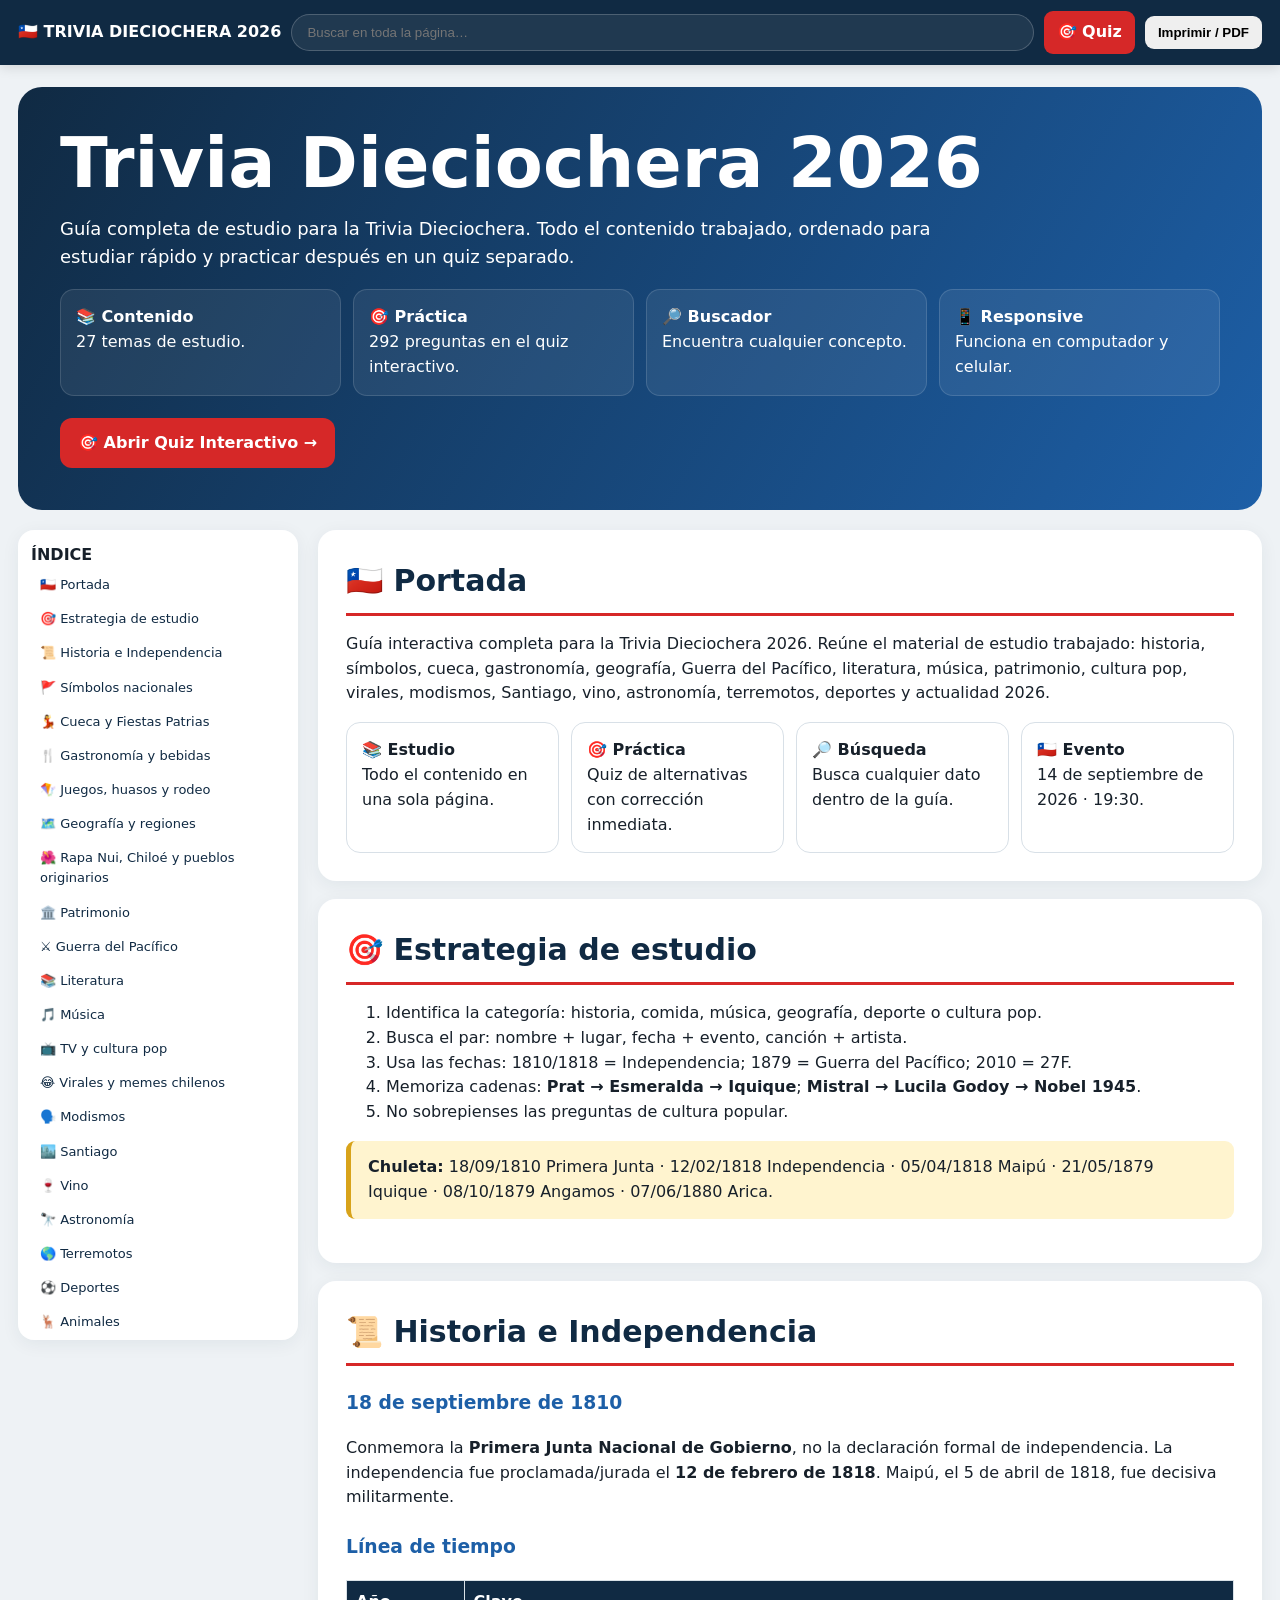
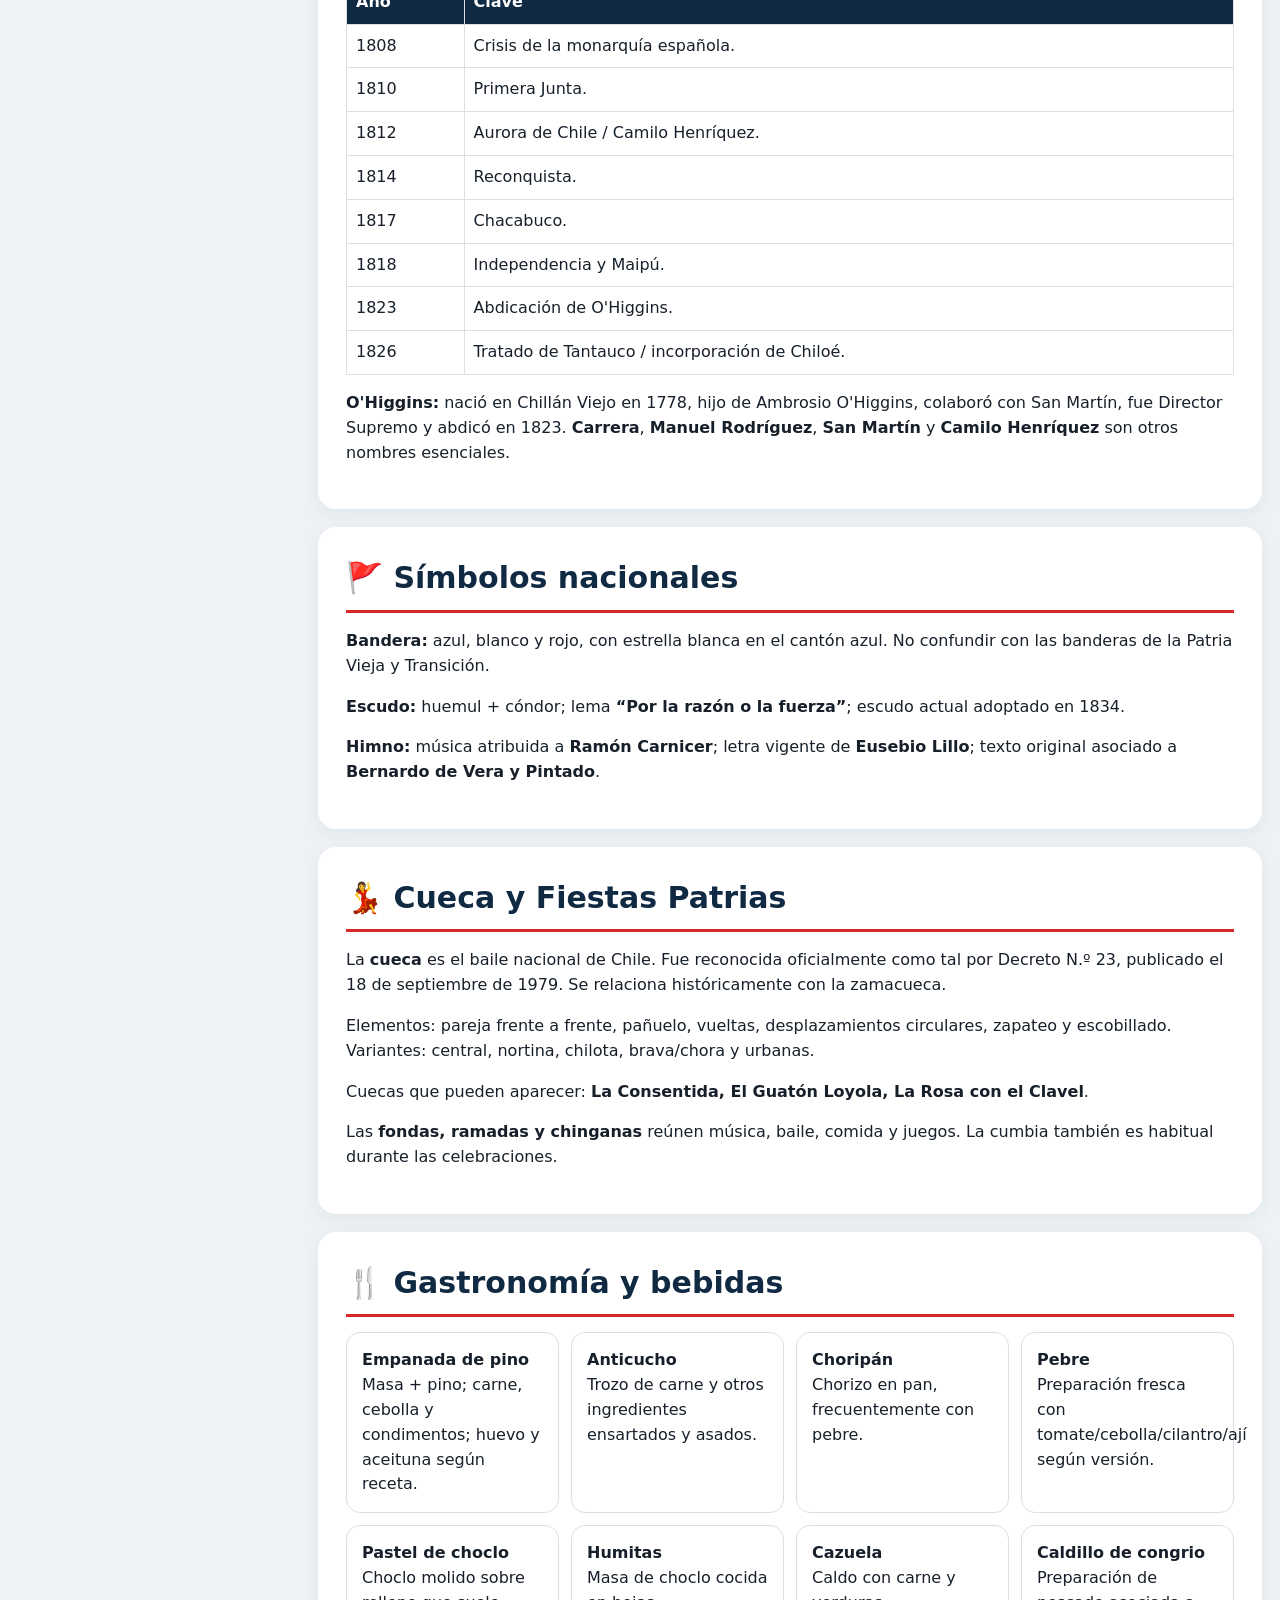
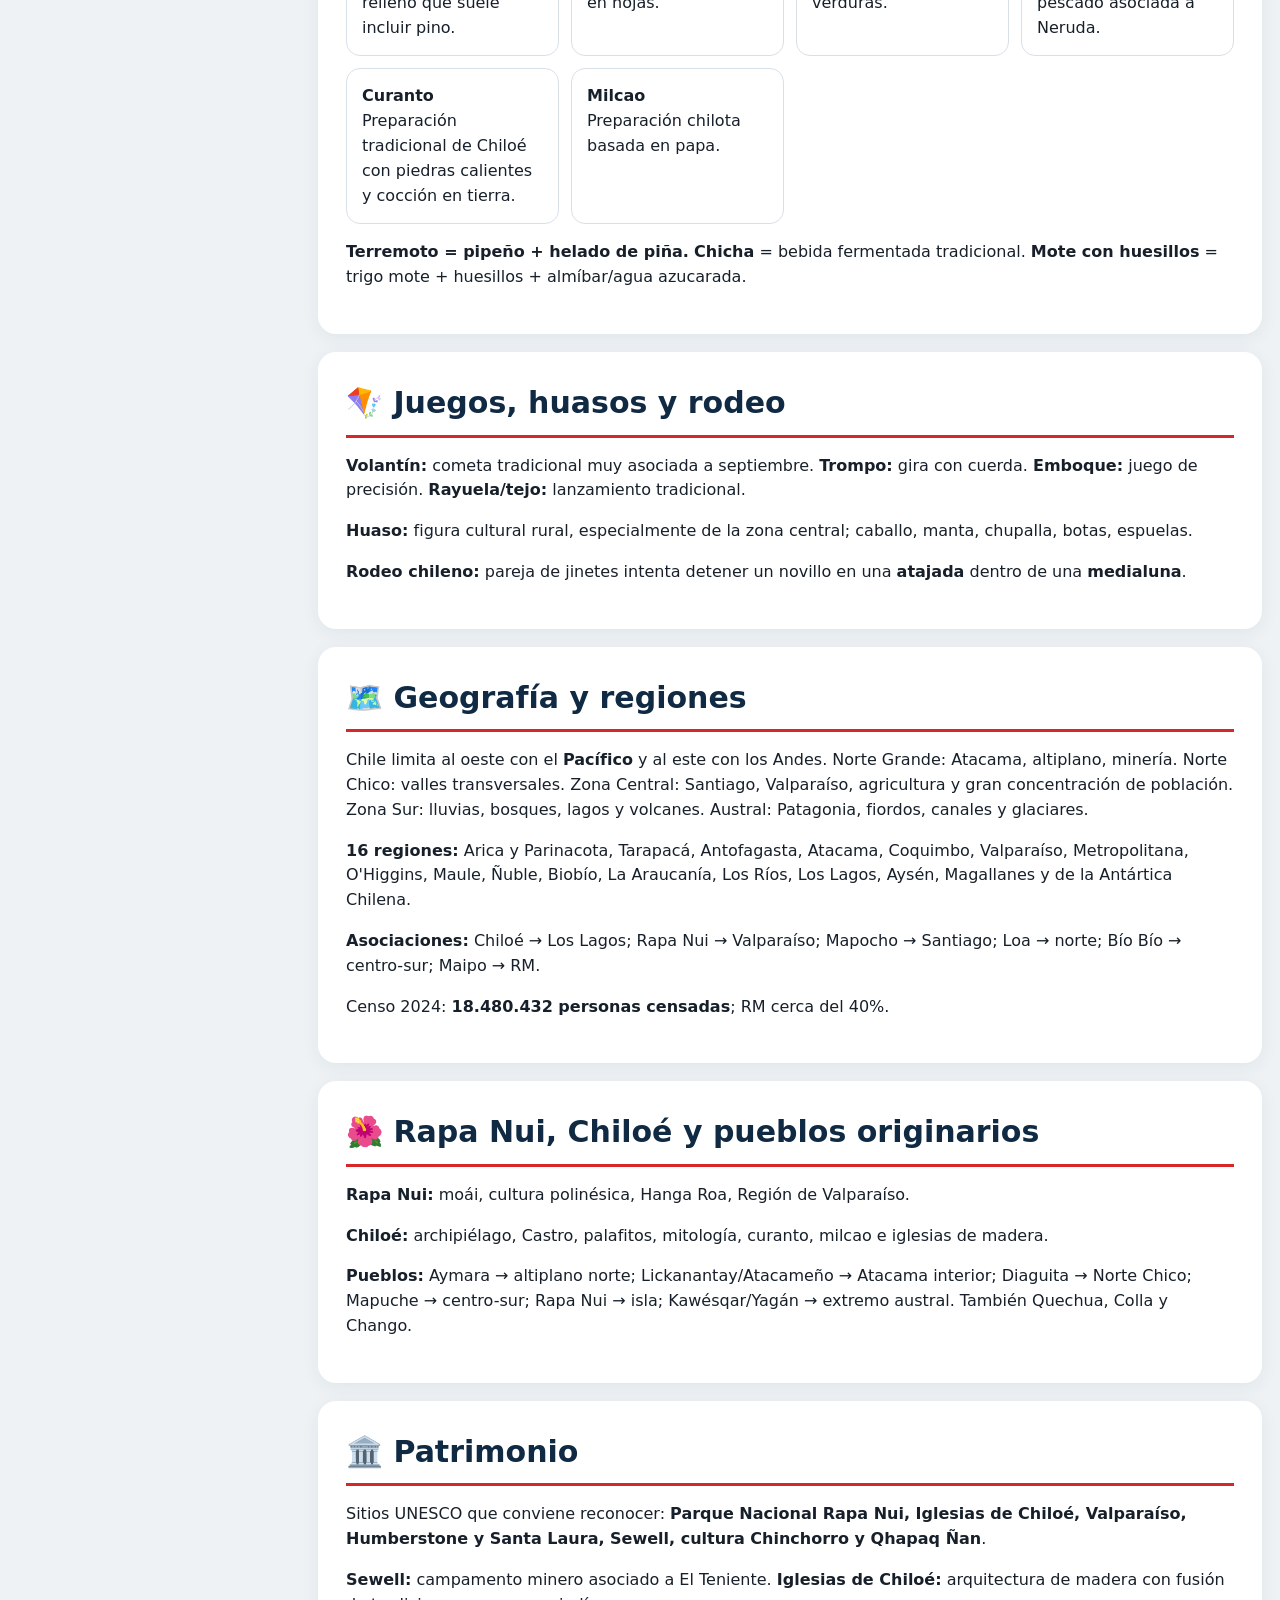
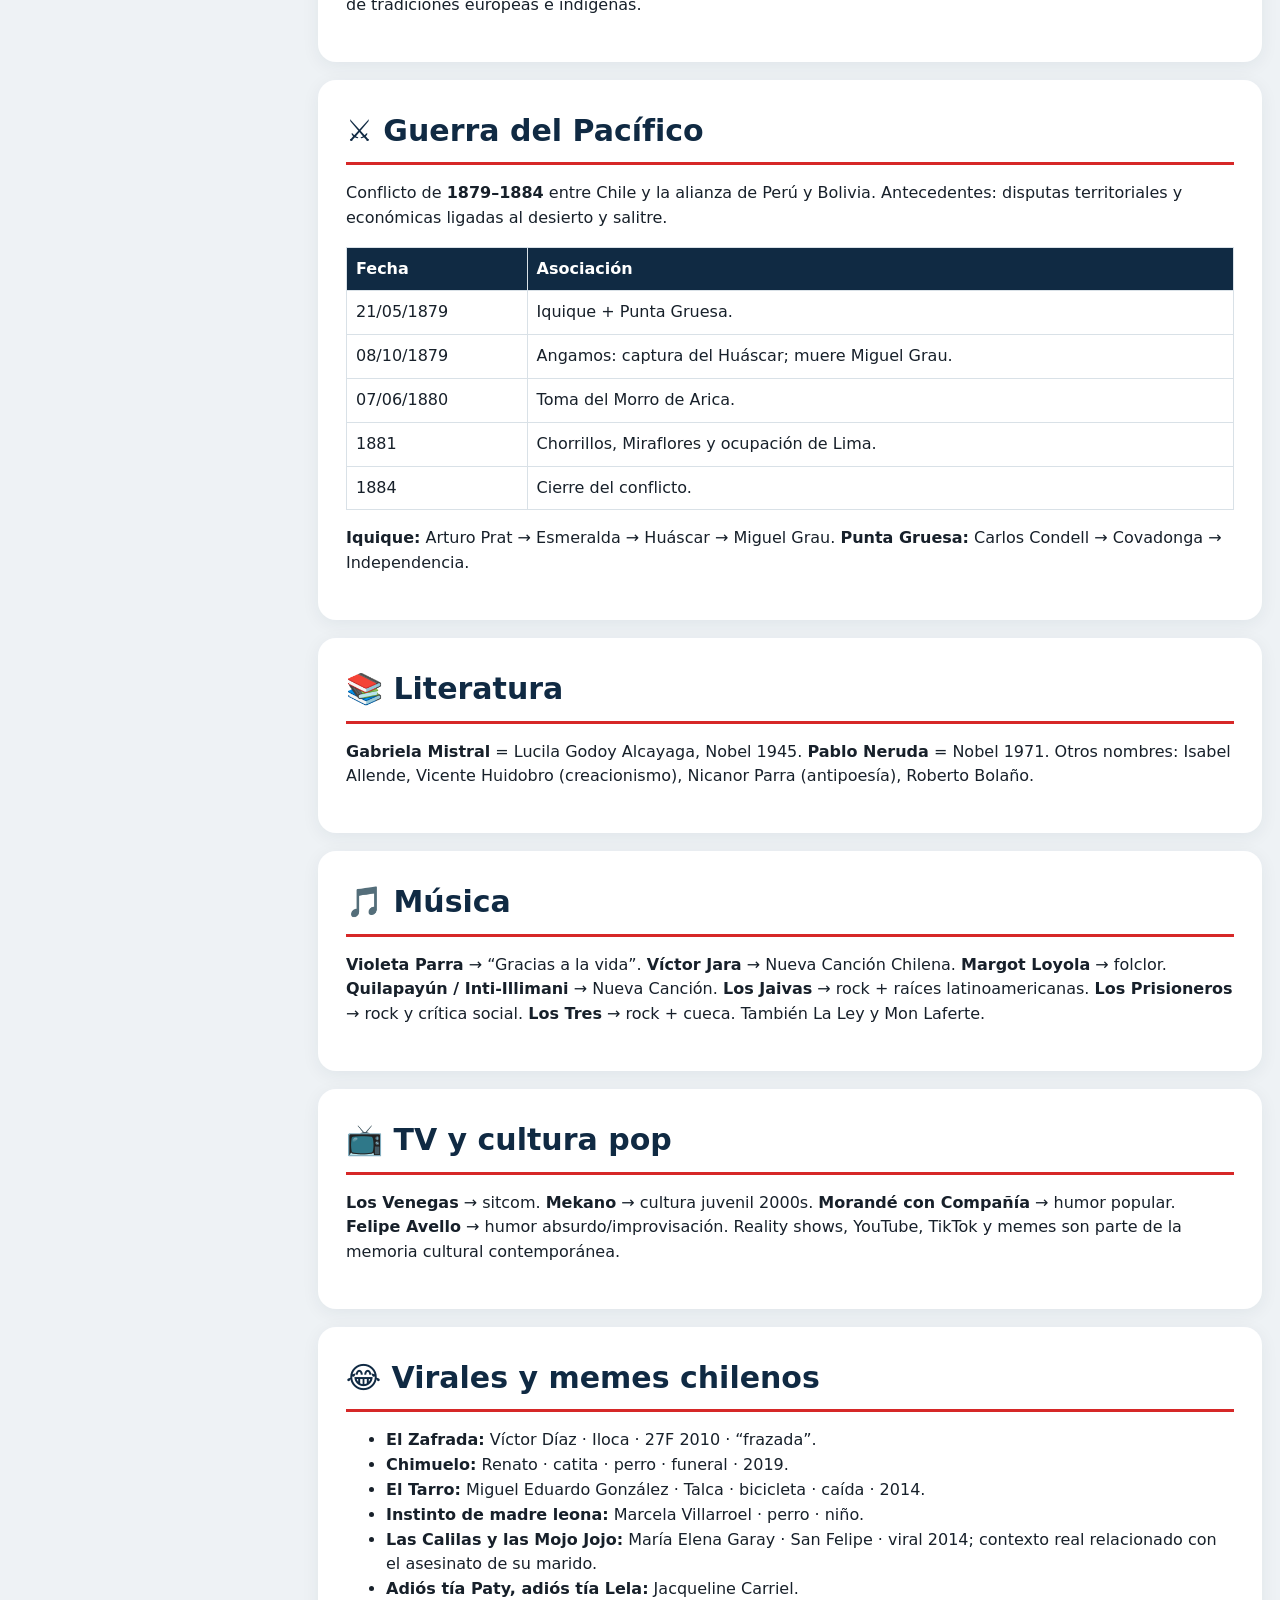
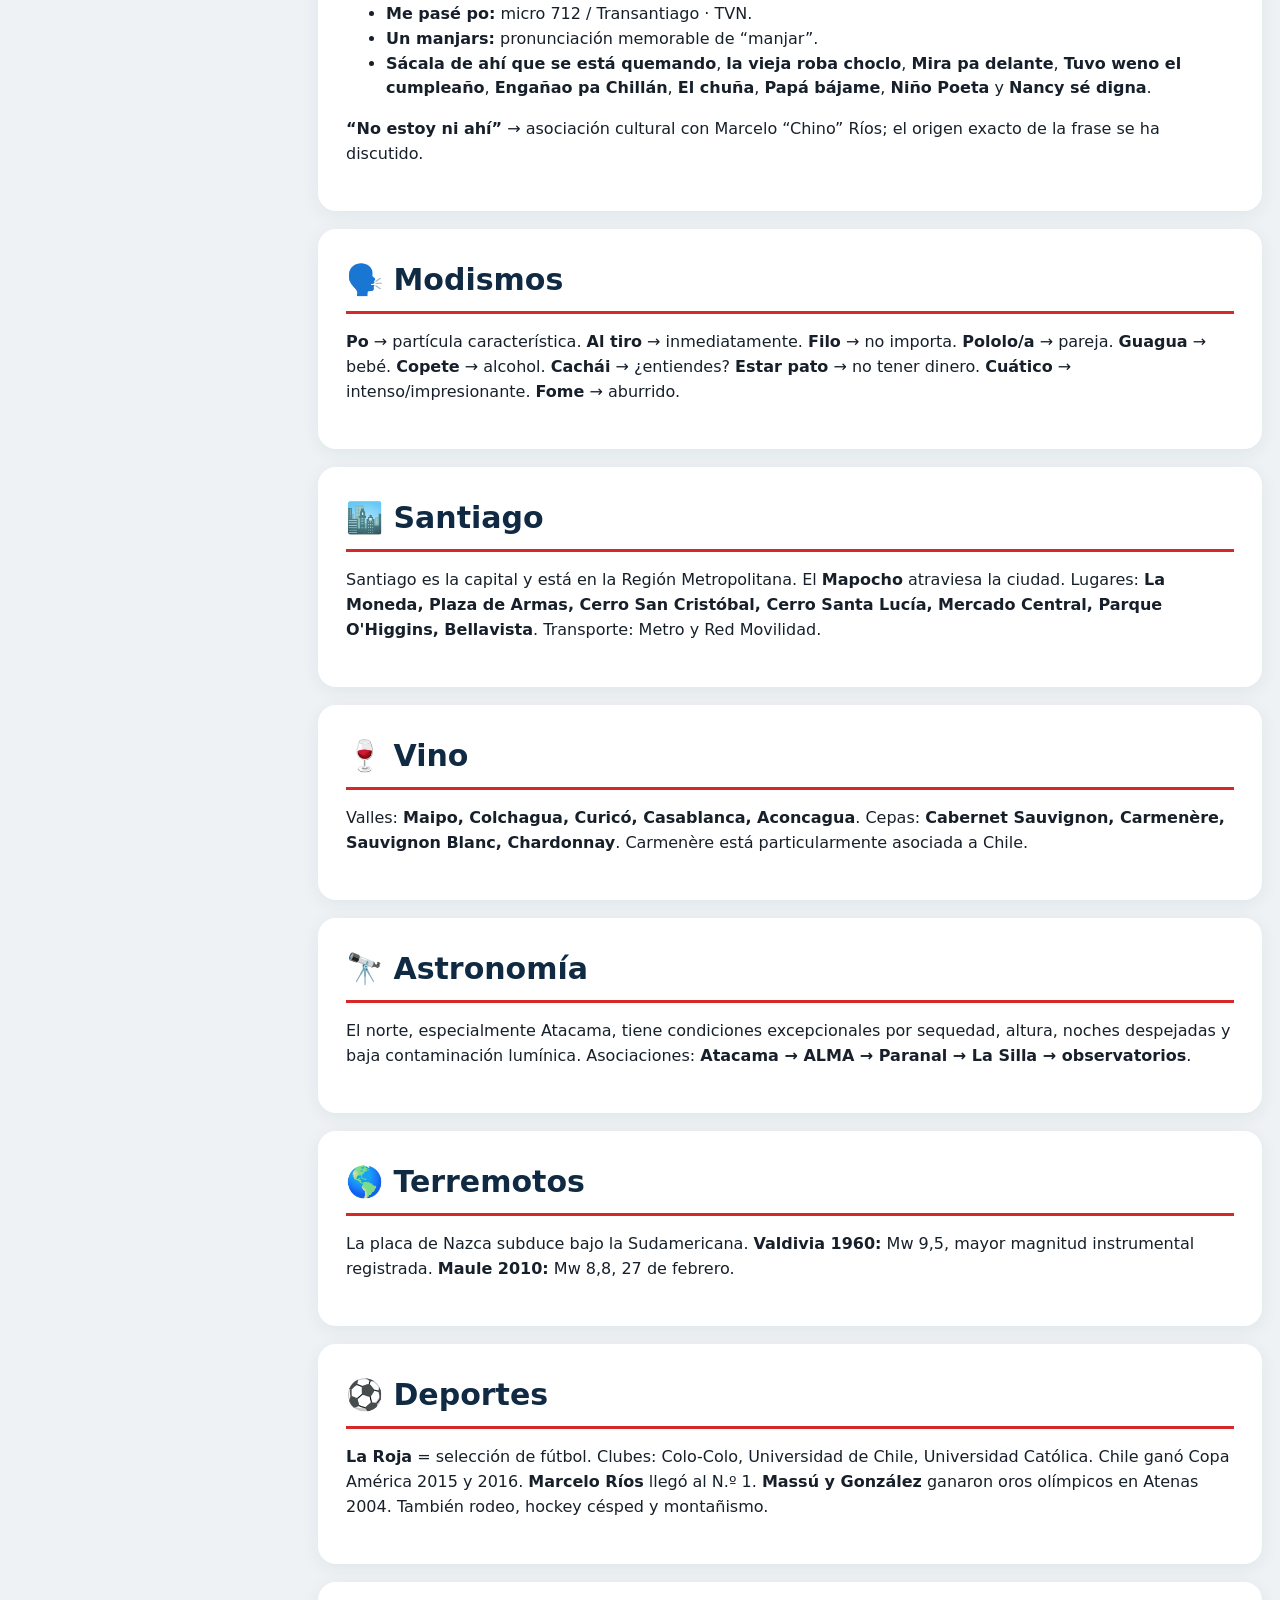
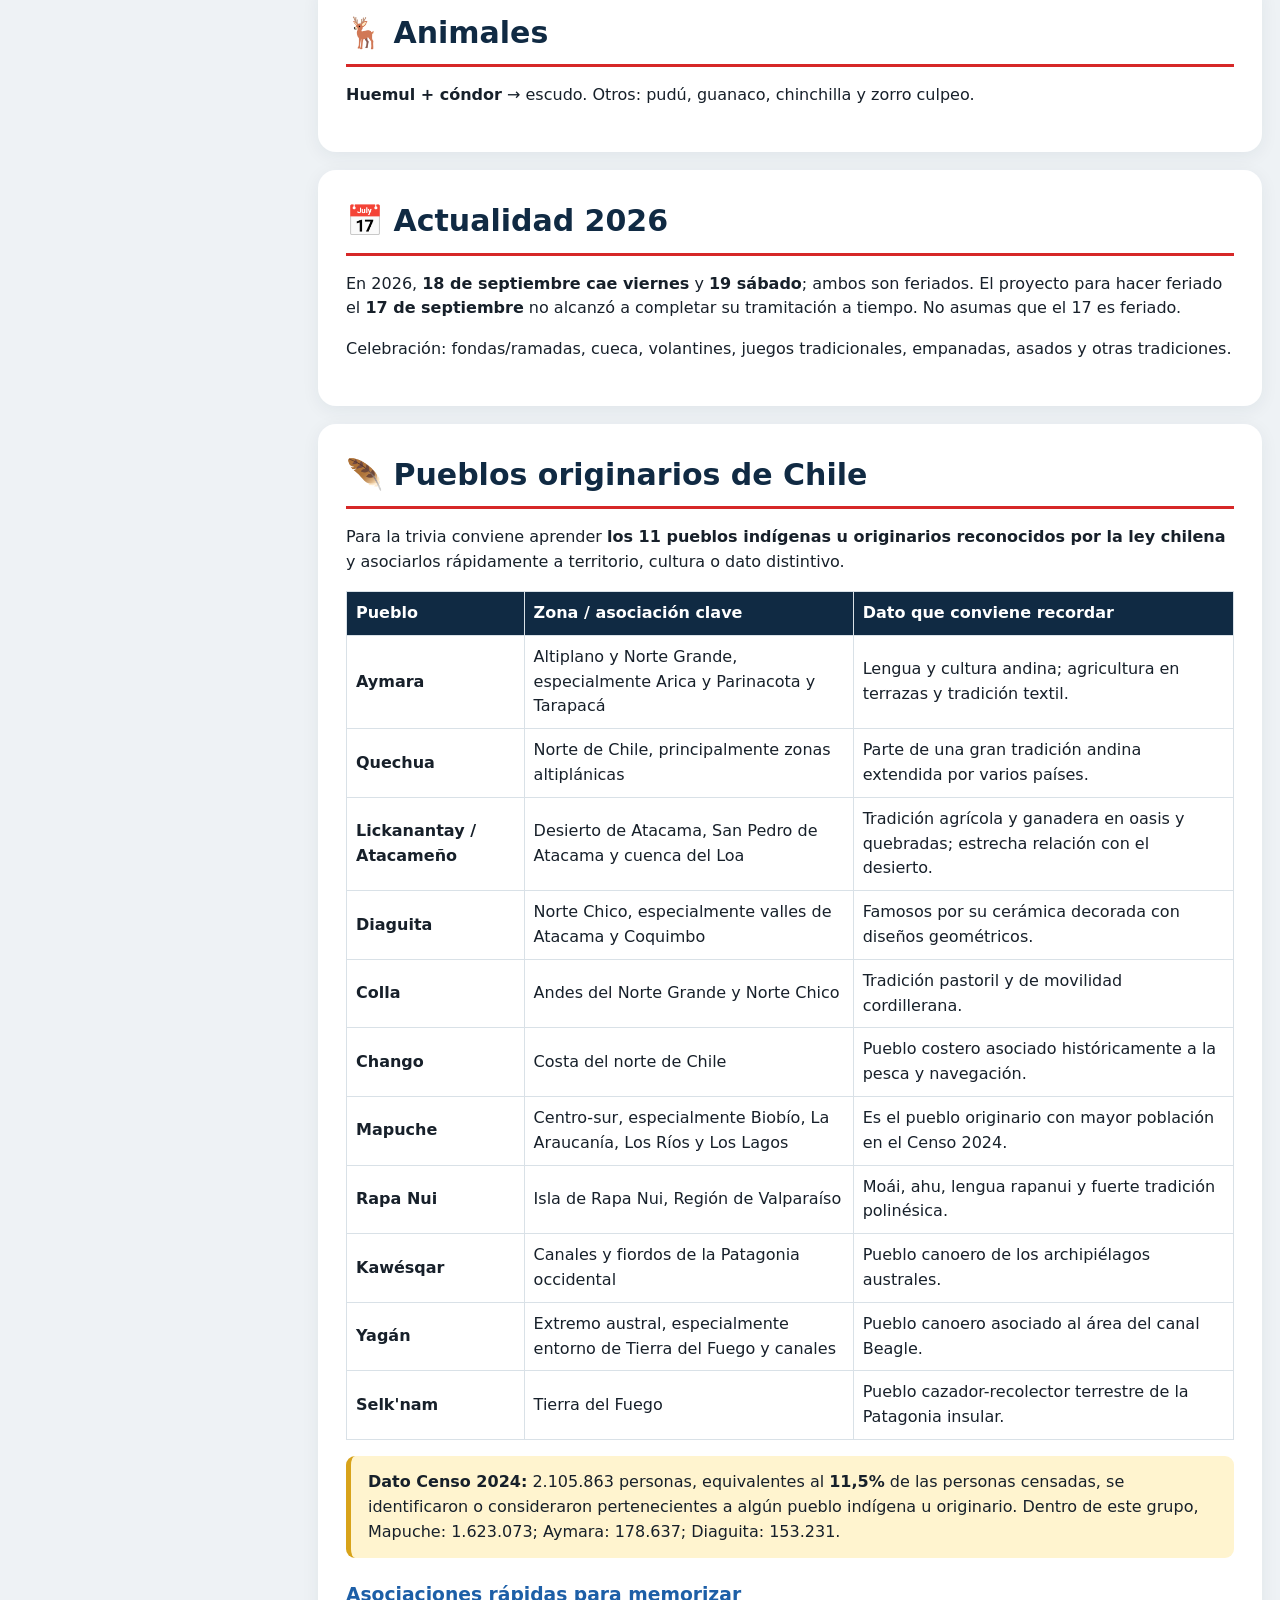
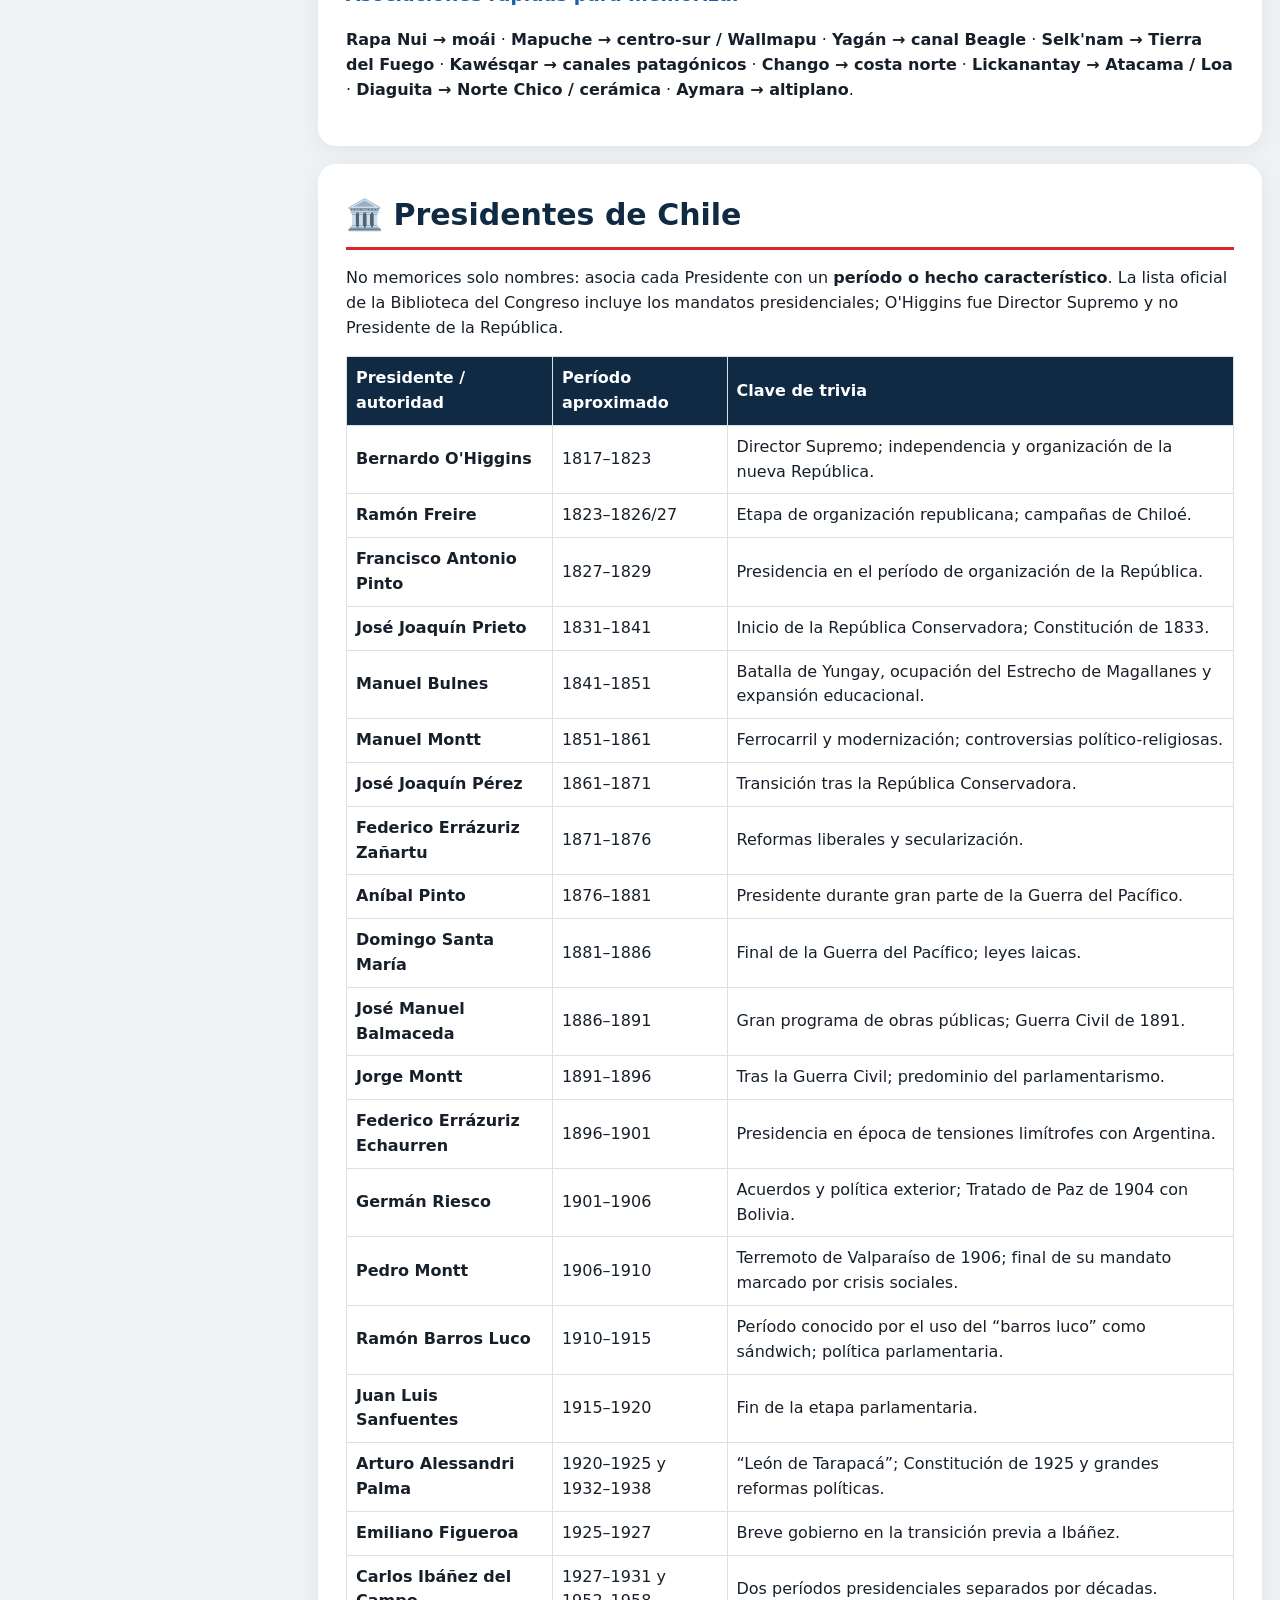
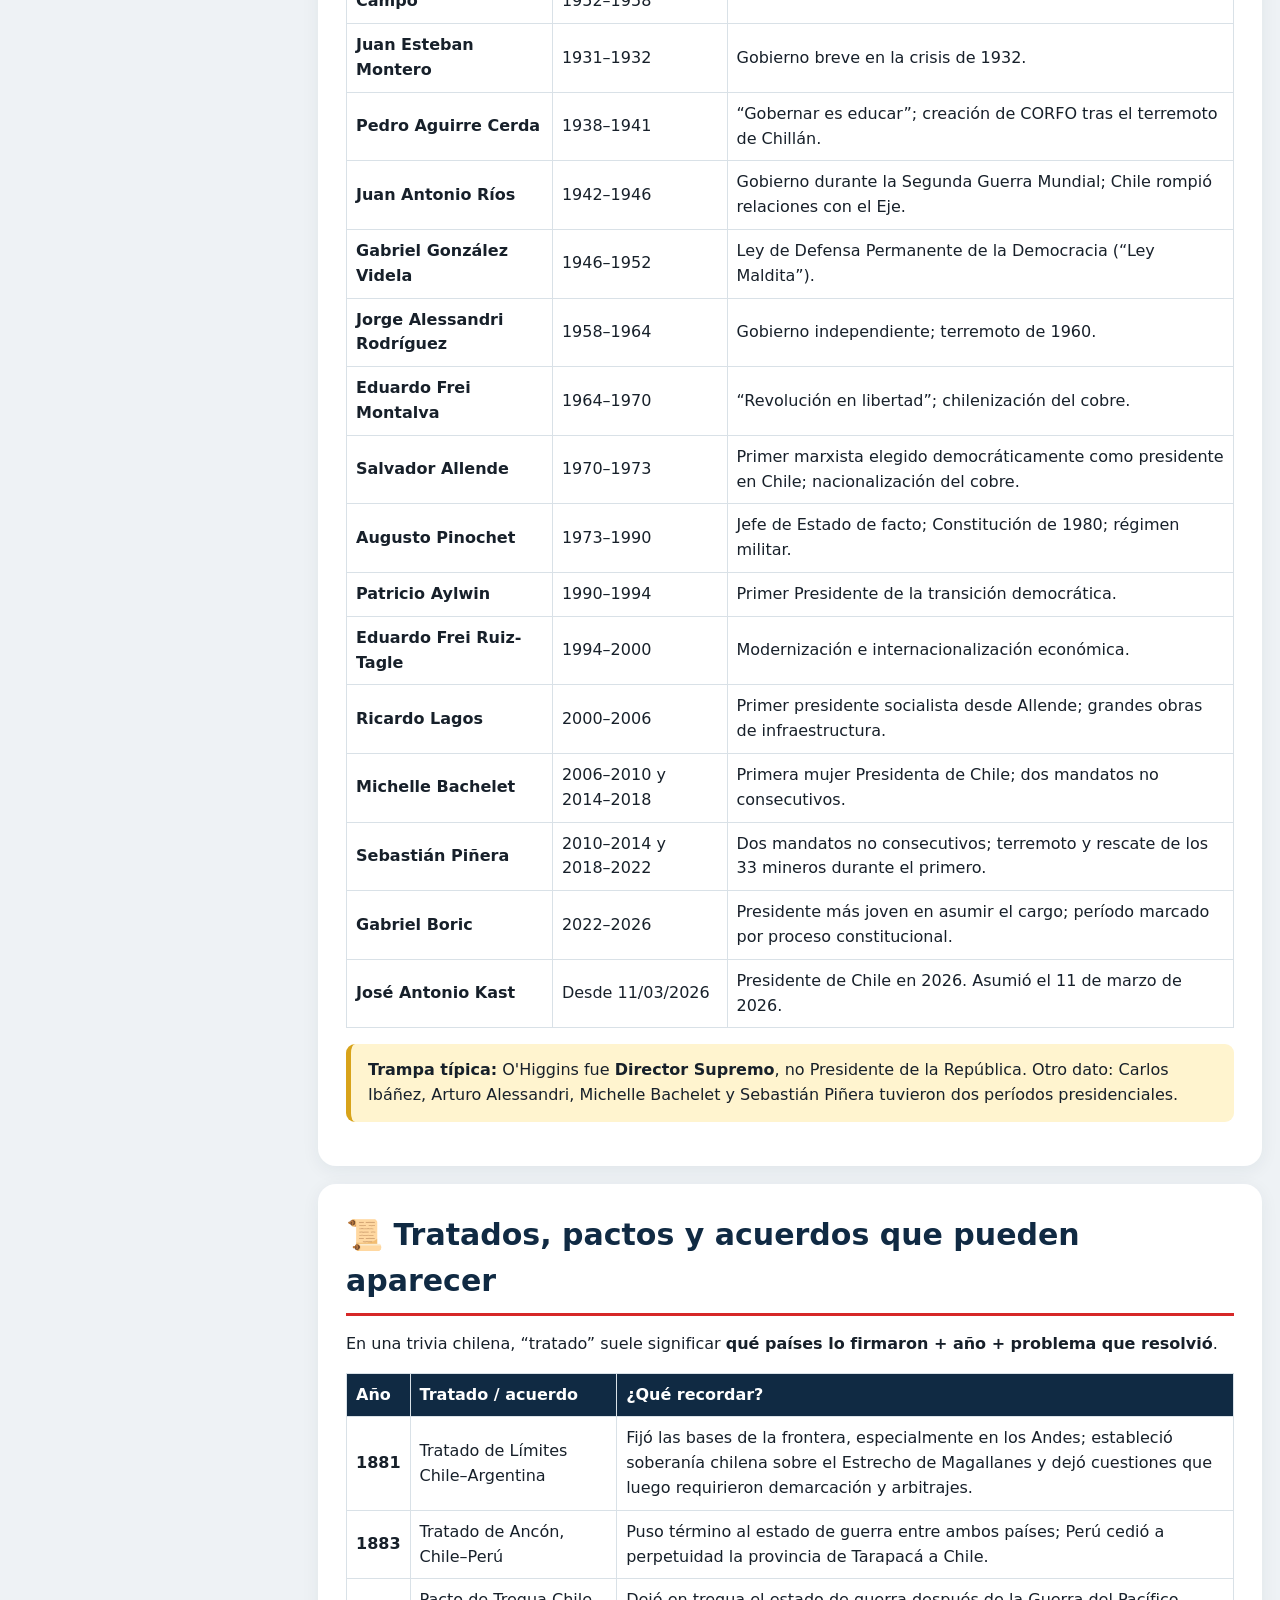
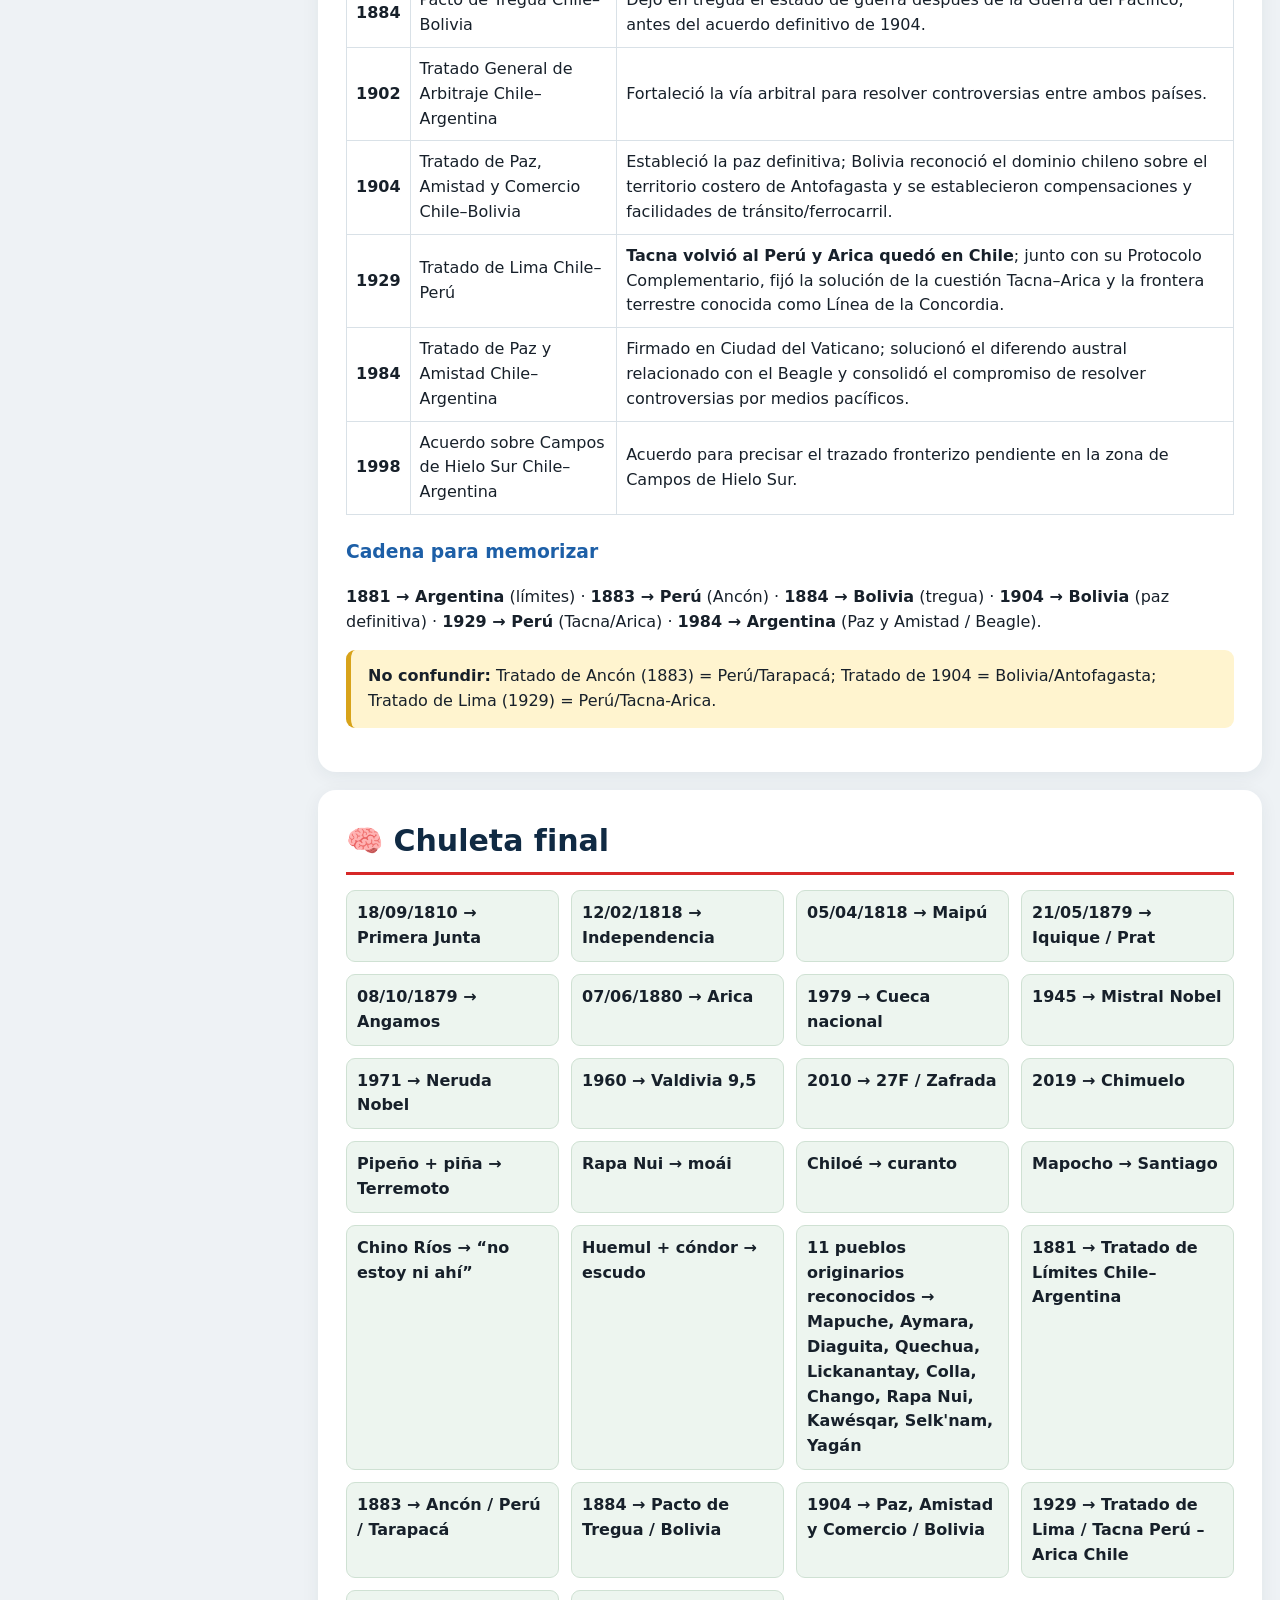
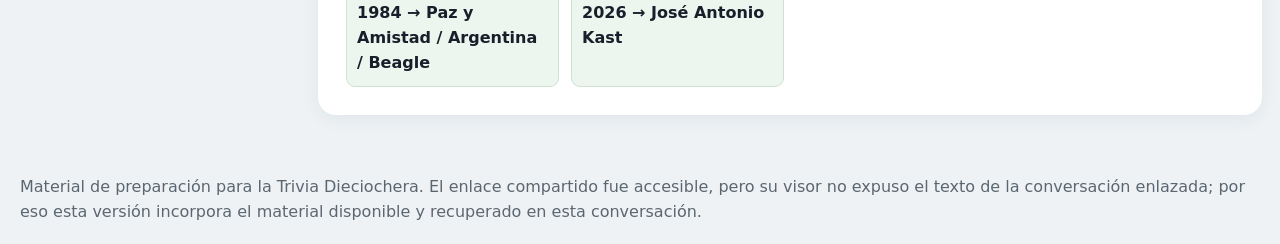
<file: index.html>
<!doctype html><html lang="es"><head><meta charset="utf-8"><meta name="viewport" content="width=device-width,initial-scale=1"><meta name="theme-color" content="#fff8ed"><meta name="apple-mobile-web-app-capable" content="yes"><meta name="apple-mobile-web-app-status-bar-style" content="default"><title>Trivia Dieciochera 2026 — Guía completa</title><link rel="icon" type="image/svg+xml" href="trivia_dieciochera_favicon.svg"><style>*{box-sizing:border-box}body{margin:0;font-family:Inter,system-ui,-apple-system,BlinkMacSystemFont,"Segoe UI",sans-serif;background:#eef2f5;color:#17202a;line-height:1.55}header{position:sticky;top:0;z-index:10;background:#102a43;color:#fff;box-shadow:0 2px 12px #0002}.nav{max-width:1450px;margin:auto;padding:11px 18px;display:flex;gap:10px;align-items:center}.brand{font-weight:900}.nav input{flex:1;padding:10px 15px;border:1px solid #ffffff33;background:#ffffff12;color:white;border-radius:999px}.nav button{padding:9px 13px;border:0;border-radius:9px;font-weight:800}.quiz-link{background:#d62828;color:#fff;text-decoration:none;white-space:nowrap;padding:9px 13px;border:0;border-radius:9px;font-weight:800;cursor:pointer}.wrap{max-width:1450px;margin:auto;padding:22px 18px}.hero{background:linear-gradient(120deg,#102a43,#1d5fa7);color:#fff;border-radius:24px;padding:42px}.hero-actions{display:flex;flex-wrap:wrap;gap:10px;margin-top:22px}.hero-quiz{display:inline-flex;align-items:center;justify-content:center;padding:13px 18px;border-radius:12px;background:#d62828;color:#fff;text-decoration:none;font-weight:900}.hero h1{font-size:clamp(36px,6vw,70px);line-height:.98;margin:0 0 14px}.hero p{font-size:18px;max-width:900px}.cards,.memory{display:grid;grid-template-columns:repeat(auto-fit,minmax(210px,1fr));gap:12px}.cards>div{background:#fff;border:1px solid #d8e0e7;border-radius:14px;padding:15px}.hero .cards>div{background:#ffffff12;border-color:#ffffff22}.layout{display:grid;grid-template-columns:280px 1fr;gap:20px;margin-top:20px}.side{position:sticky;top:75px;align-self:start;max-height:calc(100vh - 90px);overflow:auto;background:#fff;border-radius:16px;padding:13px;box-shadow:0 4px 18px #102a4310}.side a{display:block;text-decoration:none;color:#102a43;padding:7px 9px;border-radius:8px;font-size:13px}.side a:hover{background:#edf4fa}section{background:#fff;border-radius:18px;padding:28px;margin-bottom:18px;box-shadow:0 4px 18px #102a4310;scroll-margin-top:75px}h2{color:#102a43;font-size:30px;border-bottom:3px solid #d62828;padding-bottom:8px;margin:0 0 15px}h3{color:#1d5fa7;margin-top:22px}.callout{background:#fff4cf;border-left:5px solid #d8a31a;padding:14px 17px;border-radius:9px;margin:16px 0}table{width:100%;border-collapse:collapse;margin:14px 0}th,td{padding:9px;border:1px solid #d9e1e7;text-align:left}th{background:#102a43;color:#fff}.memory span{background:#edf5ef;border:1px solid #cfe1d3;border-radius:9px;padding:10px;font-weight:700}.controls{display:flex;gap:8px;flex-wrap:wrap}.controls button,.reset{border:0;border-radius:9px;padding:10px 14px;background:#102a43;color:#fff;font-weight:800;cursor:pointer}.reset{background:#d62828}.small{color:#5b6770;font-size:13px}@media print{header,.side,.hero-actions{display:none!important}body{background:#fff}.layout{display:block}section{box-shadow:none;break-inside:avoid}}
/* Mobile navigation */
.mobile-menu-btn{display:none}
.mobile-overlay{display:none}
.mobile-menu-head{display:none}
@media (max-width:760px){
  body{padding-bottom:72px}
  header{position:sticky;top:0;z-index:30}
  header .nav{padding:10px 14px;gap:8px}
  header .brand{font-size:12px;white-space:nowrap}
  header #search{min-width:0;width:100%;font-size:14px}
  header .nav>button{display:none}
  .mobile-menu-btn{display:flex;align-items:center;gap:7px;position:fixed;right:14px;bottom:14px;z-index:1000;border:0;border-radius:999px;padding:12px 16px;background:#111;color:#fff;font-weight:800;font-size:13px;box-shadow:0 8px 24px rgba(0,0,0,.25);cursor:pointer}
  .mobile-menu-btn span{letter-spacing:.04em}
  .mobile-overlay{position:fixed;inset:0;background:rgba(0,0,0,.42);z-index:998}
  .mobile-overlay.open{display:block}
  .side{position:fixed!important;left:0;top:0;bottom:0;width:min(86vw,340px);height:100vh!important;margin:0!important;border-radius:0 18px 18px 0;z-index:999;overflow-y:auto;transform:translateX(-105%);transition:transform .22s ease;padding:18px 14px 28px!important;background:#fff;box-shadow:12px 0 35px rgba(0,0,0,.2)}
  .side.open{transform:translateX(0)}
  .mobile-menu-head{display:flex;align-items:center;justify-content:space-between;margin-bottom:12px;font-size:17px}
  .mobile-menu-head button{border:0;background:#f0f0f0;border-radius:50%;width:36px;height:36px;font-size:25px;line-height:1;cursor:pointer}
  .side a{display:block;padding:11px 10px;border-radius:10px;margin:2px 0;font-size:14px}
  .side a:hover,.side a:active{background:#f1f1f1}
  .side hr{margin:10px 0}
  .layout{display:block}
  main{width:100%;min-width:0}
  .wrap{padding:0 12px}
  .hero{padding:24px 16px}
  .hero h1{font-size:30px}
  .cards{grid-template-columns:1fr 1fr!important}
  section{scroll-margin-top:72px}
  section h2{font-size:23px}
  table{font-size:13px}
}
@media (max-width:430px){
  .cards{grid-template-columns:1fr!important}
  header .brand{display:none}
  header .nav{grid-template-columns:1fr!important}
  .hero h1{font-size:27px}
}

/* Ajustes móviles reforzados */
@media (max-width:760px){
  html,body{width:100%;max-width:100%;overflow-x:hidden}
  .wrap{width:100%;max-width:100%;margin:0;padding:10px 10px 90px}
  .hero{width:100%;margin:0 0 14px;padding:22px 15px;border-radius:18px}
  .hero p{font-size:16px}
  .layout{display:block!important;width:100%;margin-top:0}
  main{display:block!important;width:100%!important;max-width:100%!important;min-width:0!important}
  main section{display:block!important;width:100%!important;max-width:100%!important;margin:0 0 14px;padding:20px 15px;border-radius:16px;overflow:visible}
  section p,section li{overflow-wrap:anywhere}
  .tablewrap{width:100%;overflow-x:auto;-webkit-overflow-scrolling:touch}
  table{min-width:620px}
  .side{display:block!important}
  header .nav{width:100%;max-width:100%;overflow:hidden}
  header #search{min-width:0;flex:1}
}
</style></head><body><button class="mobile-menu-btn" id="mobileMenuBtn" type="button" aria-controls="mobileMenu" aria-expanded="false">☰ <span>CONTENIDOS</span></button><div class="mobile-overlay" id="mobileOverlay"></div><header><div class="nav"><div class="brand">🇨🇱 TRIVIA DIECIOCHERA 2026</div><input id="search" placeholder="Buscar en toda la página…"><a href="quiz.html" class="quiz-link">🎯 Quiz</a><button onclick="window.print()">Imprimir / PDF</button></div></header><div class="wrap"><div class="hero"><h1>Trivia Dieciochera 2026</h1><p>Guía completa de estudio para la Trivia Dieciochera. Todo el contenido trabajado, ordenado para estudiar rápido y practicar después en un quiz separado.</p><div class="cards"><div><b>📚 Contenido</b><br>27 temas de estudio.</div><div><b>🎯 Práctica</b><br>292 preguntas en el quiz interactivo.</div><div><b>🔎 Buscador</b><br>Encuentra cualquier concepto.</div><div><b>📱 Responsive</b><br>Funciona en computador y celular.</div></div><div class="hero-actions"><a href="quiz.html" class="hero-quiz">🎯 Abrir Quiz Interactivo →</a></div></div><div class="layout"><aside class="side" id="mobileMenu">
    <div class="mobile-menu-head"><strong>🇨🇱 MENÚ</strong><button id="closeMobileMenu" aria-label="Cerrar menú">×</button></div><b>ÍNDICE</b><a href="#s0">🇨🇱 Portada</a><a href="#s1">🎯 Estrategia de estudio</a><a href="#s2">📜 Historia e Independencia</a><a href="#s3">🚩 Símbolos nacionales</a><a href="#s4">💃 Cueca y Fiestas Patrias</a><a href="#s5">🍴 Gastronomía y bebidas</a><a href="#s6">🪁 Juegos, huasos y rodeo</a><a href="#s7">🗺️ Geografía y regiones</a><a href="#s8">🌺 Rapa Nui, Chiloé y pueblos originarios</a><a href="#s9">🏛️ Patrimonio</a><a href="#s10">⚔️ Guerra del Pacífico</a><a href="#s11">📚 Literatura</a><a href="#s12">🎵 Música</a><a href="#s13">📺 TV y cultura pop</a><a href="#s14">😂 Virales y memes chilenos</a><a href="#s15">🗣️ Modismos</a><a href="#s16">🏙️ Santiago</a><a href="#s17">🍷 Vino</a><a href="#s18">🔭 Astronomía</a><a href="#s19">🌎 Terremotos</a><a href="#s20">⚽ Deportes</a><a href="#s21">🦌 Animales</a><a href="#s22">📅 Actualidad 2026</a><a href="#s24">🪶 Pueblos originarios</a><a href="#s25">🏛️ Presidentes</a><a href="#s26">📜 Tratados y fronteras</a><a href="#s23">🧠 Chuleta final</a><hr><a href="quiz.html"><b>🎯 QUIZ INTERACTIVO →</b></a></aside><main><section id="s0"><h2>🇨🇱 Portada</h2><p class="lead">Guía interactiva completa para la Trivia Dieciochera 2026. Reúne el material de estudio trabajado: historia, símbolos, cueca, gastronomía, geografía, Guerra del Pacífico, literatura, música, patrimonio, cultura pop, virales, modismos, Santiago, vino, astronomía, terremotos, deportes y actualidad 2026.</p><div class="cards"><div><b>📚 Estudio</b><br>Todo el contenido en una sola página.</div><div><b>🎯 Práctica</b><br>Quiz de alternativas con corrección inmediata.</div><div><b>🔎 Búsqueda</b><br>Busca cualquier dato dentro de la guía.</div><div><b>🇨🇱 Evento</b><br>14 de septiembre de 2026 · 19:30.</div></div></section><section id="s1"><h2>🎯 Estrategia de estudio</h2><ol><li>Identifica la categoría: historia, comida, música, geografía, deporte o cultura pop.</li><li>Busca el par: nombre + lugar, fecha + evento, canción + artista.</li><li>Usa las fechas: 1810/1818 = Independencia; 1879 = Guerra del Pacífico; 2010 = 27F.</li><li>Memoriza cadenas: <b>Prat → Esmeralda → Iquique</b>; <b>Mistral → Lucila Godoy → Nobel 1945</b>.</li><li>No sobrepienses las preguntas de cultura popular.</li></ol><div class="callout"><b>Chuleta:</b> 18/09/1810 Primera Junta · 12/02/1818 Independencia · 05/04/1818 Maipú · 21/05/1879 Iquique · 08/10/1879 Angamos · 07/06/1880 Arica.</div></section><section id="s2"><h2>📜 Historia e Independencia</h2><h3>18 de septiembre de 1810</h3><p>Conmemora la <b>Primera Junta Nacional de Gobierno</b>, no la declaración formal de independencia. La independencia fue proclamada/jurada el <b>12 de febrero de 1818</b>. Maipú, el 5 de abril de 1818, fue decisiva militarmente.</p><h3>Línea de tiempo</h3><table><tr><th>Año</th><th>Clave</th></tr><tr><td>1808</td><td>Crisis de la monarquía española.</td></tr><tr><td>1810</td><td>Primera Junta.</td></tr><tr><td>1812</td><td>Aurora de Chile / Camilo Henríquez.</td></tr><tr><td>1814</td><td>Reconquista.</td></tr><tr><td>1817</td><td>Chacabuco.</td></tr><tr><td>1818</td><td>Independencia y Maipú.</td></tr><tr><td>1823</td><td>Abdicación de O'Higgins.</td></tr><tr><td>1826</td><td>Tratado de Tantauco / incorporación de Chiloé.</td></tr></table><p><b>O'Higgins:</b> nació en Chillán Viejo en 1778, hijo de Ambrosio O'Higgins, colaboró con San Martín, fue Director Supremo y abdicó en 1823. <b>Carrera</b>, <b>Manuel Rodríguez</b>, <b>San Martín</b> y <b>Camilo Henríquez</b> son otros nombres esenciales.</p></section><section id="s3"><h2>🚩 Símbolos nacionales</h2><p><b>Bandera:</b> azul, blanco y rojo, con estrella blanca en el cantón azul. No confundir con las banderas de la Patria Vieja y Transición.</p><p><b>Escudo:</b> huemul + cóndor; lema <b>“Por la razón o la fuerza”</b>; escudo actual adoptado en 1834.</p><p><b>Himno:</b> música atribuida a <b>Ramón Carnicer</b>; letra vigente de <b>Eusebio Lillo</b>; texto original asociado a <b>Bernardo de Vera y Pintado</b>.</p></section><section id="s4"><h2>💃 Cueca y Fiestas Patrias</h2><p>La <b>cueca</b> es el baile nacional de Chile. Fue reconocida oficialmente como tal por Decreto N.º 23, publicado el 18 de septiembre de 1979. Se relaciona históricamente con la zamacueca.</p><p>Elementos: pareja frente a frente, pañuelo, vueltas, desplazamientos circulares, zapateo y escobillado. Variantes: central, nortina, chilota, brava/chora y urbanas.</p><p>Cuecas que pueden aparecer: <b>La Consentida, El Guatón Loyola, La Rosa con el Clavel</b>.</p><p>Las <b>fondas, ramadas y chinganas</b> reúnen música, baile, comida y juegos. La cumbia también es habitual durante las celebraciones.</p></section><section id="s5"><h2>🍴 Gastronomía y bebidas</h2><div class="cards"><div><b>Empanada de pino</b><br>Masa + pino; carne, cebolla y condimentos; huevo y aceituna según receta.</div><div><b>Anticucho</b><br>Trozo de carne y otros ingredientes ensartados y asados.</div><div><b>Choripán</b><br>Chorizo en pan, frecuentemente con pebre.</div><div><b>Pebre</b><br>Preparación fresca con tomate/cebolla/cilantro/ají según versión.</div><div><b>Pastel de choclo</b><br>Choclo molido sobre relleno que suele incluir pino.</div><div><b>Humitas</b><br>Masa de choclo cocida en hojas.</div><div><b>Cazuela</b><br>Caldo con carne y verduras.</div><div><b>Caldillo de congrio</b><br>Preparación de pescado asociada a Neruda.</div><div><b>Curanto</b><br>Preparación tradicional de Chiloé con piedras calientes y cocción en tierra.</div><div><b>Milcao</b><br>Preparación chilota basada en papa.</div></div><p><b>Terremoto = pipeño + helado de piña.</b> <b>Chicha</b> = bebida fermentada tradicional. <b>Mote con huesillos</b> = trigo mote + huesillos + almíbar/agua azucarada.</p></section><section id="s6"><h2>🪁 Juegos, huasos y rodeo</h2><p><b>Volantín:</b> cometa tradicional muy asociada a septiembre. <b>Trompo:</b> gira con cuerda. <b>Emboque:</b> juego de precisión. <b>Rayuela/tejo:</b> lanzamiento tradicional.</p><p><b>Huaso:</b> figura cultural rural, especialmente de la zona central; caballo, manta, chupalla, botas, espuelas.</p><p><b>Rodeo chileno:</b> pareja de jinetes intenta detener un novillo en una <b>atajada</b> dentro de una <b>medialuna</b>.</p></section><section id="s7"><h2>🗺️ Geografía y regiones</h2><p>Chile limita al oeste con el <b>Pacífico</b> y al este con los Andes. Norte Grande: Atacama, altiplano, minería. Norte Chico: valles transversales. Zona Central: Santiago, Valparaíso, agricultura y gran concentración de población. Zona Sur: lluvias, bosques, lagos y volcanes. Austral: Patagonia, fiordos, canales y glaciares.</p><p><b>16 regiones:</b> Arica y Parinacota, Tarapacá, Antofagasta, Atacama, Coquimbo, Valparaíso, Metropolitana, O'Higgins, Maule, Ñuble, Biobío, La Araucanía, Los Ríos, Los Lagos, Aysén, Magallanes y de la Antártica Chilena.</p><p><b>Asociaciones:</b> Chiloé → Los Lagos; Rapa Nui → Valparaíso; Mapocho → Santiago; Loa → norte; Bío Bío → centro-sur; Maipo → RM.</p><p>Censo 2024: <b>18.480.432 personas censadas</b>; RM cerca del 40%.</p></section><section id="s8"><h2>🌺 Rapa Nui, Chiloé y pueblos originarios</h2><p><b>Rapa Nui:</b> moái, cultura polinésica, Hanga Roa, Región de Valparaíso.</p><p><b>Chiloé:</b> archipiélago, Castro, palafitos, mitología, curanto, milcao e iglesias de madera.</p><p><b>Pueblos:</b> Aymara → altiplano norte; Lickanantay/Atacameño → Atacama interior; Diaguita → Norte Chico; Mapuche → centro-sur; Rapa Nui → isla; Kawésqar/Yagán → extremo austral. También Quechua, Colla y Chango.</p></section><section id="s9"><h2>🏛️ Patrimonio</h2><p>Sitios UNESCO que conviene reconocer: <b>Parque Nacional Rapa Nui, Iglesias de Chiloé, Valparaíso, Humberstone y Santa Laura, Sewell, cultura Chinchorro y Qhapaq Ñan</b>.</p><p><b>Sewell:</b> campamento minero asociado a El Teniente. <b>Iglesias de Chiloé:</b> arquitectura de madera con fusión de tradiciones europeas e indígenas.</p></section><section id="s10"><h2>⚔️ Guerra del Pacífico</h2><p>Conflicto de <b>1879–1884</b> entre Chile y la alianza de Perú y Bolivia. Antecedentes: disputas territoriales y económicas ligadas al desierto y salitre.</p><table><tr><th>Fecha</th><th>Asociación</th></tr><tr><td>21/05/1879</td><td>Iquique + Punta Gruesa.</td></tr><tr><td>08/10/1879</td><td>Angamos: captura del Huáscar; muere Miguel Grau.</td></tr><tr><td>07/06/1880</td><td>Toma del Morro de Arica.</td></tr><tr><td>1881</td><td>Chorrillos, Miraflores y ocupación de Lima.</td></tr><tr><td>1884</td><td>Cierre del conflicto.</td></tr></table><p><b>Iquique:</b> Arturo Prat → Esmeralda → Huáscar → Miguel Grau. <b>Punta Gruesa:</b> Carlos Condell → Covadonga → Independencia.</p></section><section id="s11"><h2>📚 Literatura</h2><p><b>Gabriela Mistral</b> = Lucila Godoy Alcayaga, Nobel 1945. <b>Pablo Neruda</b> = Nobel 1971. Otros nombres: Isabel Allende, Vicente Huidobro (creacionismo), Nicanor Parra (antipoesía), Roberto Bolaño.</p></section><section id="s12"><h2>🎵 Música</h2><p><b>Violeta Parra</b> → “Gracias a la vida”. <b>Víctor Jara</b> → Nueva Canción Chilena. <b>Margot Loyola</b> → folclor. <b>Quilapayún / Inti-Illimani</b> → Nueva Canción. <b>Los Jaivas</b> → rock + raíces latinoamericanas. <b>Los Prisioneros</b> → rock y crítica social. <b>Los Tres</b> → rock + cueca. También La Ley y Mon Laferte.</p></section><section id="s13"><h2>📺 TV y cultura pop</h2><p><b>Los Venegas</b> → sitcom. <b>Mekano</b> → cultura juvenil 2000s. <b>Morandé con Compañía</b> → humor popular. <b>Felipe Avello</b> → humor absurdo/improvisación. Reality shows, YouTube, TikTok y memes son parte de la memoria cultural contemporánea.</p></section><section id="s14"><h2>😂 Virales y memes chilenos</h2><ul><li><b>El Zafrada:</b> Víctor Díaz · Iloca · 27F 2010 · “frazada”.</li><li><b>Chimuelo:</b> Renato · catita · perro · funeral · 2019.</li><li><b>El Tarro:</b> Miguel Eduardo González · Talca · bicicleta · caída · 2014.</li><li><b>Instinto de madre leona:</b> Marcela Villarroel · perro · niño.</li><li><b>Las Calilas y las Mojo Jojo:</b> María Elena Garay · San Felipe · viral 2014; contexto real relacionado con el asesinato de su marido.</li><li><b>Adiós tía Paty, adiós tía Lela:</b> Jacqueline Carriel.</li><li><b>Me pasé po:</b> micro 712 / Transantiago · TVN.</li><li><b>Un manjars:</b> pronunciación memorable de “manjar”.</li><li><b>Sácala de ahí que se está quemando</b>, <b>la vieja roba choclo</b>, <b>Mira pa delante</b>, <b>Tuvo weno el cumpleaño</b>, <b>Engañao pa Chillán</b>, <b>El chuña</b>, <b>Papá bájame</b>, <b>Niño Poeta</b> y <b>Nancy sé digna</b>.</li></ul><p><b>“No estoy ni ahí”</b> → asociación cultural con Marcelo “Chino” Ríos; el origen exacto de la frase se ha discutido.</p></section><section id="s15"><h2>🗣️ Modismos</h2><p><b>Po</b> → partícula característica. <b>Al tiro</b> → inmediatamente. <b>Filo</b> → no importa. <b>Pololo/a</b> → pareja. <b>Guagua</b> → bebé. <b>Copete</b> → alcohol. <b>Cachái</b> → ¿entiendes? <b>Estar pato</b> → no tener dinero. <b>Cuático</b> → intenso/impresionante. <b>Fome</b> → aburrido.</p></section><section id="s16"><h2>🏙️ Santiago</h2><p>Santiago es la capital y está en la Región Metropolitana. El <b>Mapocho</b> atraviesa la ciudad. Lugares: <b>La Moneda, Plaza de Armas, Cerro San Cristóbal, Cerro Santa Lucía, Mercado Central, Parque O'Higgins, Bellavista</b>. Transporte: Metro y Red Movilidad.</p></section><section id="s17"><h2>🍷 Vino</h2><p>Valles: <b>Maipo, Colchagua, Curicó, Casablanca, Aconcagua</b>. Cepas: <b>Cabernet Sauvignon, Carmenère, Sauvignon Blanc, Chardonnay</b>. Carmenère está particularmente asociada a Chile.</p></section><section id="s18"><h2>🔭 Astronomía</h2><p>El norte, especialmente Atacama, tiene condiciones excepcionales por sequedad, altura, noches despejadas y baja contaminación lumínica. Asociaciones: <b>Atacama → ALMA → Paranal → La Silla → observatorios</b>.</p></section><section id="s19"><h2>🌎 Terremotos</h2><p>La placa de Nazca subduce bajo la Sudamericana. <b>Valdivia 1960:</b> Mw 9,5, mayor magnitud instrumental registrada. <b>Maule 2010:</b> Mw 8,8, 27 de febrero.</p></section><section id="s20"><h2>⚽ Deportes</h2><p><b>La Roja</b> = selección de fútbol. Clubes: Colo-Colo, Universidad de Chile, Universidad Católica. Chile ganó Copa América 2015 y 2016. <b>Marcelo Ríos</b> llegó al N.º 1. <b>Massú y González</b> ganaron oros olímpicos en Atenas 2004. También rodeo, hockey césped y montañismo.</p></section><section id="s21"><h2>🦌 Animales</h2><p><b>Huemul + cóndor</b> → escudo. Otros: pudú, guanaco, chinchilla y zorro culpeo.</p></section><section id="s22"><h2>📅 Actualidad 2026</h2><p>En 2026, <b>18 de septiembre cae viernes</b> y <b>19 sábado</b>; ambos son feriados. El proyecto para hacer feriado el <b>17 de septiembre</b> no alcanzó a completar su tramitación a tiempo. No asumas que el 17 es feriado.</p><p>Celebración: fondas/ramadas, cueca, volantines, juegos tradicionales, empanadas, asados y otras tradiciones.</p></section><section id="s24"><h2>🪶 Pueblos originarios de Chile</h2><p class="lead">Para la trivia conviene aprender <b>los 11 pueblos indígenas u originarios reconocidos por la ley chilena</b> y asociarlos rápidamente a territorio, cultura o dato distintivo.</p><div class="tablewrap"><table><thead><tr><th>Pueblo</th><th>Zona / asociación clave</th><th>Dato que conviene recordar</th></tr></thead><tbody>
<tr><td><b>Aymara</b></td><td>Altiplano y Norte Grande, especialmente Arica y Parinacota y Tarapacá</td><td>Lengua y cultura andina; agricultura en terrazas y tradición textil.</td></tr>
<tr><td><b>Quechua</b></td><td>Norte de Chile, principalmente zonas altiplánicas</td><td>Parte de una gran tradición andina extendida por varios países.</td></tr>
<tr><td><b>Lickanantay / Atacameño</b></td><td>Desierto de Atacama, San Pedro de Atacama y cuenca del Loa</td><td>Tradición agrícola y ganadera en oasis y quebradas; estrecha relación con el desierto.</td></tr>
<tr><td><b>Diaguita</b></td><td>Norte Chico, especialmente valles de Atacama y Coquimbo</td><td>Famosos por su cerámica decorada con diseños geométricos.</td></tr>
<tr><td><b>Colla</b></td><td>Andes del Norte Grande y Norte Chico</td><td>Tradición pastoril y de movilidad cordillerana.</td></tr>
<tr><td><b>Chango</b></td><td>Costa del norte de Chile</td><td>Pueblo costero asociado históricamente a la pesca y navegación.</td></tr>
<tr><td><b>Mapuche</b></td><td>Centro-sur, especialmente Biobío, La Araucanía, Los Ríos y Los Lagos</td><td>Es el pueblo originario con mayor población en el Censo 2024.</td></tr>
<tr><td><b>Rapa Nui</b></td><td>Isla de Rapa Nui, Región de Valparaíso</td><td>Moái, ahu, lengua rapanui y fuerte tradición polinésica.</td></tr>
<tr><td><b>Kawésqar</b></td><td>Canales y fiordos de la Patagonia occidental</td><td>Pueblo canoero de los archipiélagos australes.</td></tr>
<tr><td><b>Yagán</b></td><td>Extremo austral, especialmente entorno de Tierra del Fuego y canales</td><td>Pueblo canoero asociado al área del canal Beagle.</td></tr>
<tr><td><b>Selk'nam</b></td><td>Tierra del Fuego</td><td>Pueblo cazador-recolector terrestre de la Patagonia insular.</td></tr>
</tbody></table></div><div class="callout"><b>Dato Censo 2024:</b> 2.105.863 personas, equivalentes al <b>11,5%</b> de las personas censadas, se identificaron o consideraron pertenecientes a algún pueblo indígena u originario. Dentro de este grupo, Mapuche: 1.623.073; Aymara: 178.637; Diaguita: 153.231. </div><h3>Asociaciones rápidas para memorizar</h3><p><b>Rapa Nui → moái</b> · <b>Mapuche → centro-sur / Wallmapu</b> · <b>Yagán → canal Beagle</b> · <b>Selk'nam → Tierra del Fuego</b> · <b>Kawésqar → canales patagónicos</b> · <b>Chango → costa norte</b> · <b>Lickanantay → Atacama / Loa</b> · <b>Diaguita → Norte Chico / cerámica</b> · <b>Aymara → altiplano</b>.</p></section>
<section id="s25"><h2>🏛️ Presidentes de Chile</h2><p class="lead">No memorices solo nombres: asocia cada Presidente con un <b>período o hecho característico</b>. La lista oficial de la Biblioteca del Congreso incluye los mandatos presidenciales; O'Higgins fue Director Supremo y no Presidente de la República. </p><div class="tablewrap"><table><thead><tr><th>Presidente / autoridad</th><th>Período aproximado</th><th>Clave de trivia</th></tr></thead><tbody>
<tr><td><b>Bernardo O'Higgins</b></td><td>1817–1823</td><td>Director Supremo; independencia y organización de la nueva República.</td></tr>
<tr><td><b>Ramón Freire</b></td><td>1823–1826/27</td><td>Etapa de organización republicana; campañas de Chiloé.</td></tr>
<tr><td><b>Francisco Antonio Pinto</b></td><td>1827–1829</td><td>Presidencia en el período de organización de la República.</td></tr>
<tr><td><b>José Joaquín Prieto</b></td><td>1831–1841</td><td>Inicio de la República Conservadora; Constitución de 1833.</td></tr>
<tr><td><b>Manuel Bulnes</b></td><td>1841–1851</td><td>Batalla de Yungay, ocupación del Estrecho de Magallanes y expansión educacional.</td></tr>
<tr><td><b>Manuel Montt</b></td><td>1851–1861</td><td>Ferrocarril y modernización; controversias político-religiosas.</td></tr>
<tr><td><b>José Joaquín Pérez</b></td><td>1861–1871</td><td>Transición tras la República Conservadora.</td></tr>
<tr><td><b>Federico Errázuriz Zañartu</b></td><td>1871–1876</td><td>Reformas liberales y secularización.</td></tr>
<tr><td><b>Aníbal Pinto</b></td><td>1876–1881</td><td>Presidente durante gran parte de la Guerra del Pacífico.</td></tr>
<tr><td><b>Domingo Santa María</b></td><td>1881–1886</td><td>Final de la Guerra del Pacífico; leyes laicas.</td></tr>
<tr><td><b>José Manuel Balmaceda</b></td><td>1886–1891</td><td>Gran programa de obras públicas; Guerra Civil de 1891.</td></tr>
<tr><tr><td><b>Jorge Montt</b></td><td>1891–1896</td><td>Tras la Guerra Civil; predominio del parlamentarismo.</td></tr>
<tr><tr><td><b>Federico Errázuriz Echaurren</b></td><td>1896–1901</td><td>Presidencia en época de tensiones limítrofes con Argentina.</td></tr>
<tr><td><b>Germán Riesco</b></td><td>1901–1906</td><td>Acuerdos y política exterior; Tratado de Paz de 1904 con Bolivia.</td></tr>
<tr><td><b>Pedro Montt</b></td><td>1906–1910</td><td>Terremoto de Valparaíso de 1906; final de su mandato marcado por crisis sociales.</td></tr>
<tr><td><b>Ramón Barros Luco</b></td><td>1910–1915</td><td>Período conocido por el uso del “barros luco” como sándwich; política parlamentaria.</td></tr>
<tr><td><b>Juan Luis Sanfuentes</b></td><td>1915–1920</td><td>Fin de la etapa parlamentaria.</td></tr>
<tr><td><b>Arturo Alessandri Palma</b></td><td>1920–1925 y 1932–1938</td><td>“León de Tarapacá”; Constitución de 1925 y grandes reformas políticas.</td></tr>
<tr><td><b>Emiliano Figueroa</b></td><td>1925–1927</td><td>Breve gobierno en la transición previa a Ibáñez.</td></tr>
<tr><td><b>Carlos Ibáñez del Campo</b></td><td>1927–1931 y 1952–1958</td><td>Dos períodos presidenciales separados por décadas.</td></tr>
<tr><td><b>Juan Esteban Montero</b></td><td>1931–1932</td><td>Gobierno breve en la crisis de 1932.</td></tr>
<tr><td><b>Pedro Aguirre Cerda</b></td><td>1938–1941</td><td>“Gobernar es educar”; creación de CORFO tras el terremoto de Chillán.</td></tr>
<tr><td><b>Juan Antonio Ríos</b></td><td>1942–1946</td><td>Gobierno durante la Segunda Guerra Mundial; Chile rompió relaciones con el Eje.</td></tr>
<tr><td><b>Gabriel González Videla</b></td><td>1946–1952</td><td>Ley de Defensa Permanente de la Democracia (“Ley Maldita”).</td></tr>
<tr><td><b>Jorge Alessandri Rodríguez</b></td><td>1958–1964</td><td>Gobierno independiente; terremoto de 1960.</td></tr>
<tr><td><b>Eduardo Frei Montalva</b></td><td>1964–1970</td><td>“Revolución en libertad”; chilenización del cobre.</td></tr>
<tr><td><b>Salvador Allende</b></td><td>1970–1973</td><td>Primer marxista elegido democráticamente como presidente en Chile; nacionalización del cobre.</td></tr>
<tr><td><b>Augusto Pinochet</b></td><td>1973–1990</td><td>Jefe de Estado de facto; Constitución de 1980; régimen militar.</td></tr>
<tr><td><b>Patricio Aylwin</b></td><td>1990–1994</td><td>Primer Presidente de la transición democrática.</td></tr>
<tr><td><b>Eduardo Frei Ruiz-Tagle</b></td><td>1994–2000</td><td>Modernización e internacionalización económica.</td></tr>
<tr><td><b>Ricardo Lagos</b></td><td>2000–2006</td><td>Primer presidente socialista desde Allende; grandes obras de infraestructura.</td></tr>
<tr><td><b>Michelle Bachelet</b></td><td>2006–2010 y 2014–2018</td><td>Primera mujer Presidenta de Chile; dos mandatos no consecutivos.</td></tr>
<tr><td><b>Sebastián Piñera</b></td><td>2010–2014 y 2018–2022</td><td>Dos mandatos no consecutivos; terremoto y rescate de los 33 mineros durante el primero.</td></tr>
<tr><td><b>Gabriel Boric</b></td><td>2022–2026</td><td>Presidente más joven en asumir el cargo; período marcado por proceso constitucional.</td></tr>
<tr><td><b>José Antonio Kast</b></td><td>Desde 11/03/2026</td><td>Presidente de Chile en 2026. Asumió el 11 de marzo de 2026. </td></tr>
</tbody></table></div><div class="callout"><b>Trampa típica:</b> O'Higgins fue <b>Director Supremo</b>, no Presidente de la República. Otro dato: Carlos Ibáñez, Arturo Alessandri, Michelle Bachelet y Sebastián Piñera tuvieron dos períodos presidenciales.</div></section>
<section id="s26"><h2>📜 Tratados, pactos y acuerdos que pueden aparecer</h2><p class="lead">En una trivia chilena, “tratado” suele significar <b>qué países lo firmaron + año + problema que resolvió</b>.</p><div class="tablewrap"><table><thead><tr><th>Año</th><th>Tratado / acuerdo</th><th>¿Qué recordar?</th></tr></thead><tbody>
<tr><td><b>1881</b></td><td>Tratado de Límites Chile–Argentina</td><td>Fijó las bases de la frontera, especialmente en los Andes; estableció soberanía chilena sobre el Estrecho de Magallanes y dejó cuestiones que luego requirieron demarcación y arbitrajes. </td></tr>
<tr><td><b>1883</b></td><td>Tratado de Ancón, Chile–Perú</td><td>Puso término al estado de guerra entre ambos países; Perú cedió a perpetuidad la provincia de Tarapacá a Chile. </td></tr>
<tr><td><b>1884</b></td><td>Pacto de Tregua Chile–Bolivia</td><td>Dejó en tregua el estado de guerra después de la Guerra del Pacífico, antes del acuerdo definitivo de 1904. </td></tr>
<tr><td><b>1902</b></td><td>Tratado General de Arbitraje Chile–Argentina</td><td>Fortaleció la vía arbitral para resolver controversias entre ambos países.</td></tr>
<tr><td><b>1904</b></td><td>Tratado de Paz, Amistad y Comercio Chile–Bolivia</td><td>Estableció la paz definitiva; Bolivia reconoció el dominio chileno sobre el territorio costero de Antofagasta y se establecieron compensaciones y facilidades de tránsito/ferrocarril. </td></tr>
<tr><td><b>1929</b></td><td>Tratado de Lima Chile–Perú</td><td><b>Tacna volvió al Perú y Arica quedó en Chile</b>; junto con su Protocolo Complementario, fijó la solución de la cuestión Tacna–Arica y la frontera terrestre conocida como Línea de la Concordia. </td></tr>
<tr><td><b>1984</b></td><td>Tratado de Paz y Amistad Chile–Argentina</td><td>Firmado en Ciudad del Vaticano; solucionó el diferendo austral relacionado con el Beagle y consolidó el compromiso de resolver controversias por medios pacíficos. </td></tr>
<tr><td><b>1998</b></td><td>Acuerdo sobre Campos de Hielo Sur Chile–Argentina</td><td>Acuerdo para precisar el trazado fronterizo pendiente en la zona de Campos de Hielo Sur.</td></tr>
</tbody></table></div><h3>Cadena para memorizar</h3><p><b>1881 → Argentina</b> (límites) · <b>1883 → Perú</b> (Ancón) · <b>1884 → Bolivia</b> (tregua) · <b>1904 → Bolivia</b> (paz definitiva) · <b>1929 → Perú</b> (Tacna/Arica) · <b>1984 → Argentina</b> (Paz y Amistad / Beagle).</p><div class="callout"><b>No confundir:</b> Tratado de Ancón (1883) = Perú/Tarapacá; Tratado de 1904 = Bolivia/Antofagasta; Tratado de Lima (1929) = Perú/Tacna-Arica.</div></section><section id="s23"><h2>🧠 Chuleta final</h2><div class="memory"><span>18/09/1810 → Primera Junta</span><span>12/02/1818 → Independencia</span><span>05/04/1818 → Maipú</span><span>21/05/1879 → Iquique / Prat</span><span>08/10/1879 → Angamos</span><span>07/06/1880 → Arica</span><span>1979 → Cueca nacional</span><span>1945 → Mistral Nobel</span><span>1971 → Neruda Nobel</span><span>1960 → Valdivia 9,5</span><span>2010 → 27F / Zafrada</span><span>2019 → Chimuelo</span><span>Pipeño + piña → Terremoto</span><span>Rapa Nui → moái</span><span>Chiloé → curanto</span><span>Mapocho → Santiago</span><span>Chino Ríos → “no estoy ni ahí”</span><span>Huemul + cóndor → escudo</span><span>11 pueblos originarios reconocidos → Mapuche, Aymara, Diaguita, Quechua, Lickanantay, Colla, Chango, Rapa Nui, Kawésqar, Selk'nam, Yagán</span><span>1881 → Tratado de Límites Chile–Argentina</span><span>1883 → Ancón / Perú / Tarapacá</span><span>1884 → Pacto de Tregua / Bolivia</span><span>1904 → Paz, Amistad y Comercio / Bolivia</span><span>1929 → Tratado de Lima / Tacna Perú – Arica Chile</span><span>1984 → Paz y Amistad / Argentina / Beagle</span><span>2026 → José Antonio Kast</span></div></section></main></div></div><footer style="max-width:1450px;margin:auto;padding:20px;color:#5b6770">Material de preparación para la Trivia Dieciochera. El enlace compartido fue accesible, pero su visor no expuso el texto de la conversación enlazada; por eso esta versión incorpora el material disponible y recuperado en esta conversación.</footer>
<script>
(function(){
  const btn=document.getElementById('mobileMenuBtn');
  const menu=document.getElementById('mobileMenu');
  const overlay=document.getElementById('mobileOverlay');
  if(!btn||!menu||!overlay)return;
  function close(){menu.classList.remove('open');overlay.classList.remove('open');btn.setAttribute('aria-expanded','false')}
  function open(){menu.classList.add('open');overlay.classList.add('open');btn.setAttribute('aria-expanded','true')}
  btn.addEventListener('click',()=>menu.classList.contains('open')?close():open());
  overlay.addEventListener('click',close);
  document.getElementById('closeMobileMenu')?.addEventListener('click',close);
  menu.querySelectorAll('a').forEach(a=>a.addEventListener('click',close));
})();
</script>
</body></html>
</file>
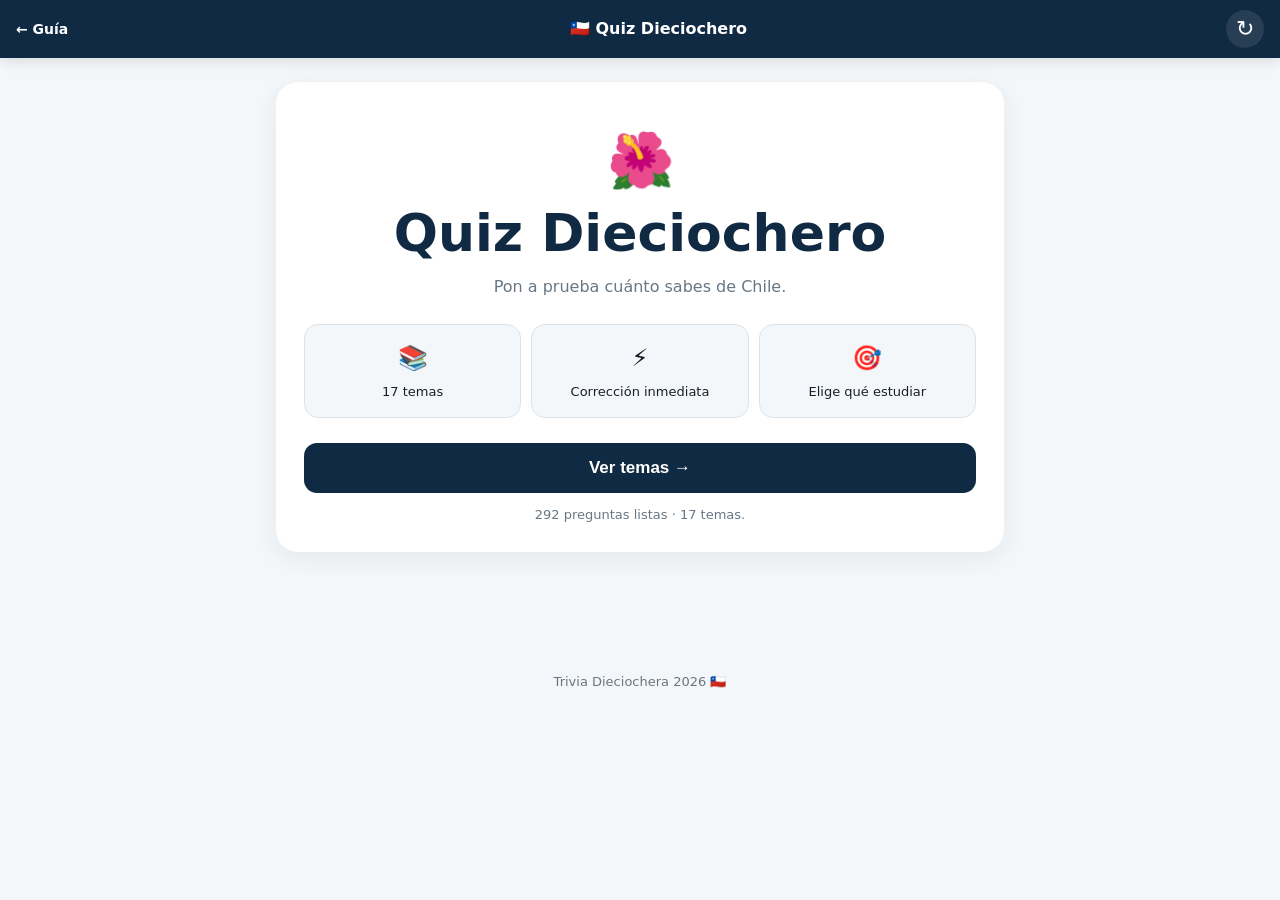
<file: quiz.html>
<!doctype html>
<html lang="es">
<head>
<meta charset="utf-8">
<meta name="viewport" content="width=device-width, initial-scale=1, viewport-fit=cover">
<meta name="theme-color" content="#102a43">
<meta name="apple-mobile-web-app-capable" content="yes">
<meta name="apple-mobile-web-app-status-bar-style" content="default">
<title>Quiz Dieciochero 2026 🇨🇱</title>
<link rel="icon" type="image/svg+xml" href="trivia_dieciochera_favicon.svg">
<link rel="stylesheet" href="quiz.css">
</head>
<body>
<header class="topbar">
  <a href="index.html" class="back-link">← Guía</a>
  <div class="top-title">🇨🇱 Quiz Dieciochero</div>
  <button id="restartTop" class="restart-small" type="button" aria-label="Reiniciar quiz" title="Reiniciar quiz">↻</button>
</header>
<main class="quiz-app">
  <section id="intro" class="intro-screen">
    <div class="copihue">🌺</div>
    <h1>Quiz Dieciochero</h1>
    <p>Pon a prueba cuánto sabes de Chile.</p>
    <div class="intro-cards">
      <div><strong>📚</strong><span>17 temas</span></div>
      <div><strong>⚡</strong><span>Corrección inmediata</span></div>
      <div><strong>🎯</strong><span>Elige qué estudiar</span></div>
    </div>
    <button id="startBtn" class="primary-btn start-btn" type="button">Ver temas →</button>
    <p id="loading" class="loading">Cargando preguntas…</p>
    <p id="loadError" class="load-error" hidden></p>
  </section>

  <section id="topicScreen" class="topic-screen" hidden>
    <div class="topic-header">
      <div>
        <p class="result-label">MODO DE ESTUDIO</p>
        <h2>Elige un tema</h2>
        <p>Avanza tema por tema. No tienes que responder las 292 preguntas de una sola vez.</p>
      </div>
      <div class="topic-total"><strong id="topicCount">17</strong><span>temas</span></div>
    </div>
    <div id="topicGrid" class="topic-grid"></div>
  </section>

  <section id="quizScreen" class="quiz-screen" hidden>
    <div class="quiz-header">
      <div>
        <div class="question-counter"><span id="questionNumber">Pregunta 1 de 10</span></div>
        <div id="topicLabel" class="topic-label">Tema</div>
      </div>
      <div class="score-pill"><span id="score">0</span><span>correctas</span></div>
    </div>
    <div class="progress-track"><div id="progressBar" class="progress-bar"></div></div>
    <div id="questionArea" class="question-area"></div>
    <div class="bottom-actions">
      <button id="previousBtn" class="secondary-btn" type="button">← Anterior</button>
      <button id="continueBtn" class="primary-btn continue-btn" type="button" disabled>Continuar →</button>
    </div>
    <button id="exitTopicBtn" class="topic-exit-btn" type="button">← Volver a temas</button>
  </section>

  <section id="resultScreen" class="result-screen" hidden>
    <div class="result-icon">🏆</div>
    <p class="result-label">RESULTADO</p>
    <div id="percentage" class="percentage">0%</div>
    <h2>¡Terminaste el quiz!</h2>
    <p id="resultSummary" class="result-summary"></p>
    <div id="resultTopic" class="result-topic"></div>
    <div class="result-stats">
      <div class="result-stat correct-stat"><strong id="correctCount">0</strong><span>Correctas</span></div>
      <div class="result-stat wrong-stat"><strong id="wrongCount">0</strong><span>Incorrectas</span></div>
    </div>
    <div class="result-actions">
      <button id="retryBtn" class="primary-btn" type="button">Repetir tema</button>
      <button id="reviewBtn" class="secondary-btn" type="button">Revisar errores</button>
      <button id="topicsBtn" class="secondary-btn" type="button">Elegir otro tema</button>
      <a href="index.html" class="guide-btn">← Volver a estudiar</a>
    </div>
  </section>
</main>
<footer class="footer">Trivia Dieciochera 2026 🇨🇱</footer>
<script src="questions.js"></script>
<script src="quiz.js"></script>
</body>
</html>
</file>
<file: quiz.css>
*{box-sizing:border-box}html{scroll-behavior:smooth}body{margin:0;background:#f4f7f9;color:#17202a;font-family:Inter,system-ui,-apple-system,BlinkMacSystemFont,"Segoe UI",sans-serif;line-height:1.5}.topbar{position:sticky;top:0;z-index:20;height:58px;background:#102a43;color:#fff;display:flex;align-items:center;padding:0 16px;box-shadow:0 2px 14px #0002}.back-link{color:#fff;text-decoration:none;font-weight:800;font-size:14px;min-width:75px}.top-title{font-weight:900;text-align:center;flex:1}.restart-small{border:0;background:#ffffff18;color:#fff;width:38px;height:38px;border-radius:50%;font-size:22px;cursor:pointer}.quiz-app{max-width:760px;margin:0 auto;padding:24px 16px 100px}.intro-screen,.quiz-screen,.result-screen{background:#fff;border-radius:22px;padding:28px;box-shadow:0 6px 25px #102a4312}.intro-screen{text-align:center;padding-top:38px}.copihue{font-size:54px;margin-bottom:6px}.intro-screen h1{font-size:clamp(32px,8vw,52px);line-height:1;margin:0 0 10px;color:#102a43}.intro-screen>p{color:#687783}.intro-cards{display:grid;grid-template-columns:repeat(3,1fr);gap:10px;margin:25px 0}.intro-cards div{background:#f4f7f9;border:1px solid #dce3e8;border-radius:14px;padding:15px 8px;display:flex;flex-direction:column;gap:6px;font-size:13px}.intro-cards strong{font-size:24px}.primary-btn,.secondary-btn{border:0;border-radius:13px;padding:14px 18px;font-weight:900;font-size:16px;cursor:pointer;min-height:50px}.primary-btn{background:#102a43;color:#fff}.primary-btn:disabled{opacity:.45;cursor:not-allowed}.secondary-btn{background:#edf1f4;color:#102a43;border:1px solid #dce3e8}.start-btn{width:100%;font-size:17px}.loading{font-size:13px!important;margin:12px 0 0}.load-error{background:#ffe0e0;color:#8b1111;border-radius:12px;padding:12px;font-weight:700}.quiz-header{display:flex;align-items:center;justify-content:space-between;gap:10px;margin-bottom:12px}.question-counter{font-weight:900;color:#102a43}.score-pill{display:flex;gap:5px;background:#102a43;color:#fff;padding:7px 11px;border-radius:999px;font-size:13px;font-weight:800}.progress-track{height:9px;background:#dce5eb;border-radius:99px;overflow:hidden;margin-bottom:25px}.progress-bar{height:100%;width:0;background:#d62828;transition:width .25s}.question-card h2{font-size:clamp(23px,5vw,32px);line-height:1.22;margin:0 0 22px;color:#102a43}.answer-list{display:grid;gap:11px}.answer-btn{width:100%;text-align:left;background:#f7f9fa;border:2px solid #dce3e8;color:#17202a;border-radius:14px;padding:15px 16px;font-size:16px;font-weight:750;cursor:pointer;transition:.12s}.answer-btn:hover:not(:disabled){border-color:#102a43;transform:translateY(-1px)}.answer-btn:disabled{cursor:default}.answer-btn.correct{background:#d9f4df;border-color:#2c9b4b;color:#135c2b}.answer-btn.wrong{background:#ffe0e0;border-color:#d62828;color:#8b1111}.feedback{margin-top:16px;border-radius:14px;padding:15px;background:#fff4cf;border-left:5px solid #d8a31a}.feedback strong{display:block;margin-bottom:4px}.bottom-actions{display:flex;gap:10px;margin-top:22px}.bottom-actions button{flex:1}.result-screen{text-align:center}.result-icon{font-size:56px}.result-label{font-weight:900;letter-spacing:.12em;color:#687783;margin-bottom:0}.percentage{font-size:64px;line-height:1;font-weight:950;color:#102a43;margin:8px 0}.result-screen h2{margin:10px 0 4px}.result-summary{color:#687783}.result-stats{display:grid;grid-template-columns:1fr 1fr;gap:12px;margin:24px 0}.result-stat{padding:18px;border-radius:15px;background:#f4f7f9;display:flex;flex-direction:column}.result-stat strong{font-size:30px}.correct-stat strong{color:#2c9b4b}.wrong-stat strong{color:#d62828}.result-actions{display:grid;gap:10px}.guide-btn{display:block;text-decoration:none;color:#102a43;font-weight:900;padding:14px}.footer{text-align:center;color:#687783;font-size:13px;padding:20px}.hidden{display:none!important}@media(max-width:600px){.quiz-app{padding:12px 10px 90px}.intro-screen,.quiz-screen,.result-screen{padding:20px 15px;border-radius:18px}.intro-cards{grid-template-columns:1fr 1fr}.intro-cards div:last-child{grid-column:1/-1}.top-title{font-size:14px}.question-card h2{font-size:24px}.answer-btn{min-height:58px;padding:15px}.bottom-actions{position:sticky;bottom:8px;background:#fffffff2;backdrop-filter:blur(8px);padding:8px;border-radius:15px;box-shadow:0 5px 20px #0001;z-index:10}}.topic-screen{background:#fff;border-radius:22px;padding:28px;box-shadow:0 6px 25px #102a4312}.topic-header{display:flex;align-items:center;justify-content:space-between;gap:18px;margin-bottom:18px}.topic-header h2{margin:0 0 6px;font-size:30px}.topic-header p{margin:0;color:#5b6770;max-width:650px}.topic-total{min-width:82px;text-align:center;background:#fff;border:1px solid #d7e0e7;border-radius:16px;padding:12px 10px}.topic-total strong{display:block;font-size:26px;color:#102a43;line-height:1}.topic-total span{font-size:12px;color:#5b6770}.topic-grid{display:grid;grid-template-columns:repeat(2,minmax(0,1fr));gap:12px}.topic-card{display:grid;grid-template-columns:auto 1fr auto;grid-template-rows:auto auto auto;gap:4px 10px;text-align:left;border:1px solid #d7e0e7;background:#fff;border-radius:16px;padding:16px;cursor:pointer;color:#17202a;box-shadow:0 3px 12px #102a430d;transition:transform .15s,border-color .15s,box-shadow .15s}.topic-card:hover{transform:translateY(-1px);border-color:#9db4c7;box-shadow:0 6px 18px #102a431a}.topic-card-icon{grid-row:1/4;font-size:27px;line-height:1}.topic-card-title{font-weight:900;color:#102a43;font-size:16px}.topic-card-count{font-size:12px;color:#6b7780}.topic-card-status{font-size:12px;font-weight:800;color:#d62828}.topic-progress{grid-column:2/4;height:6px;background:#edf1f4;border-radius:99px;overflow:hidden;margin-top:5px}.topic-progress span{display:block;height:100%;background:#d62828;border-radius:99px}.topic-label{font-size:12px;font-weight:800;color:#1d5fa7;margin-top:2px}.topic-exit-btn{display:block;margin:14px auto 0;border:0;background:transparent;color:#5b6770;font-weight:800;padding:8px 12px;cursor:pointer}.result-topic{display:inline-block;margin:0 auto 16px;background:#edf4fa;color:#102a43;border-radius:999px;padding:7px 12px;font-size:13px;font-weight:800}@media(max-width:600px){.topic-screen{padding:20px 15px;border-radius:18px}.topic-header{align-items:flex-start}.topic-header h2{font-size:25px}.topic-grid{grid-template-columns:1fr}.topic-card{padding:15px}.topic-total{min-width:68px}}
</file>
